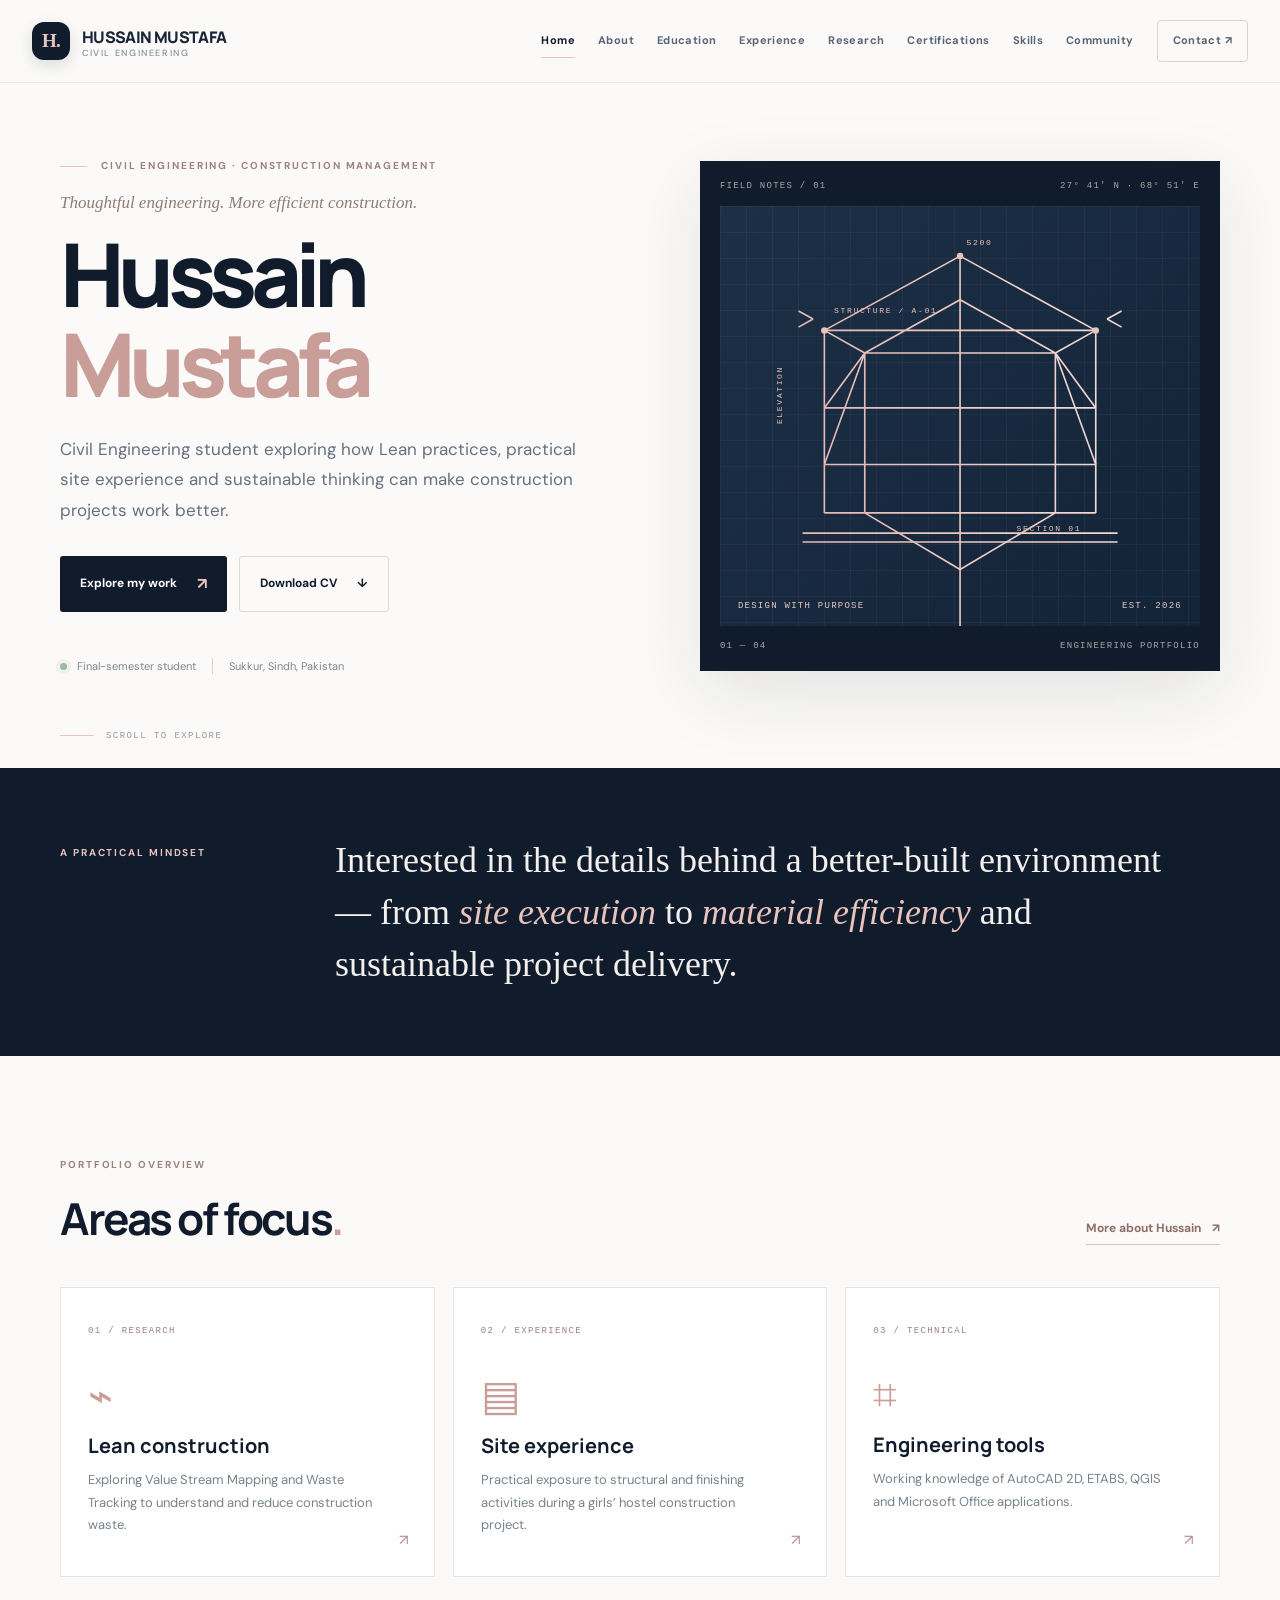
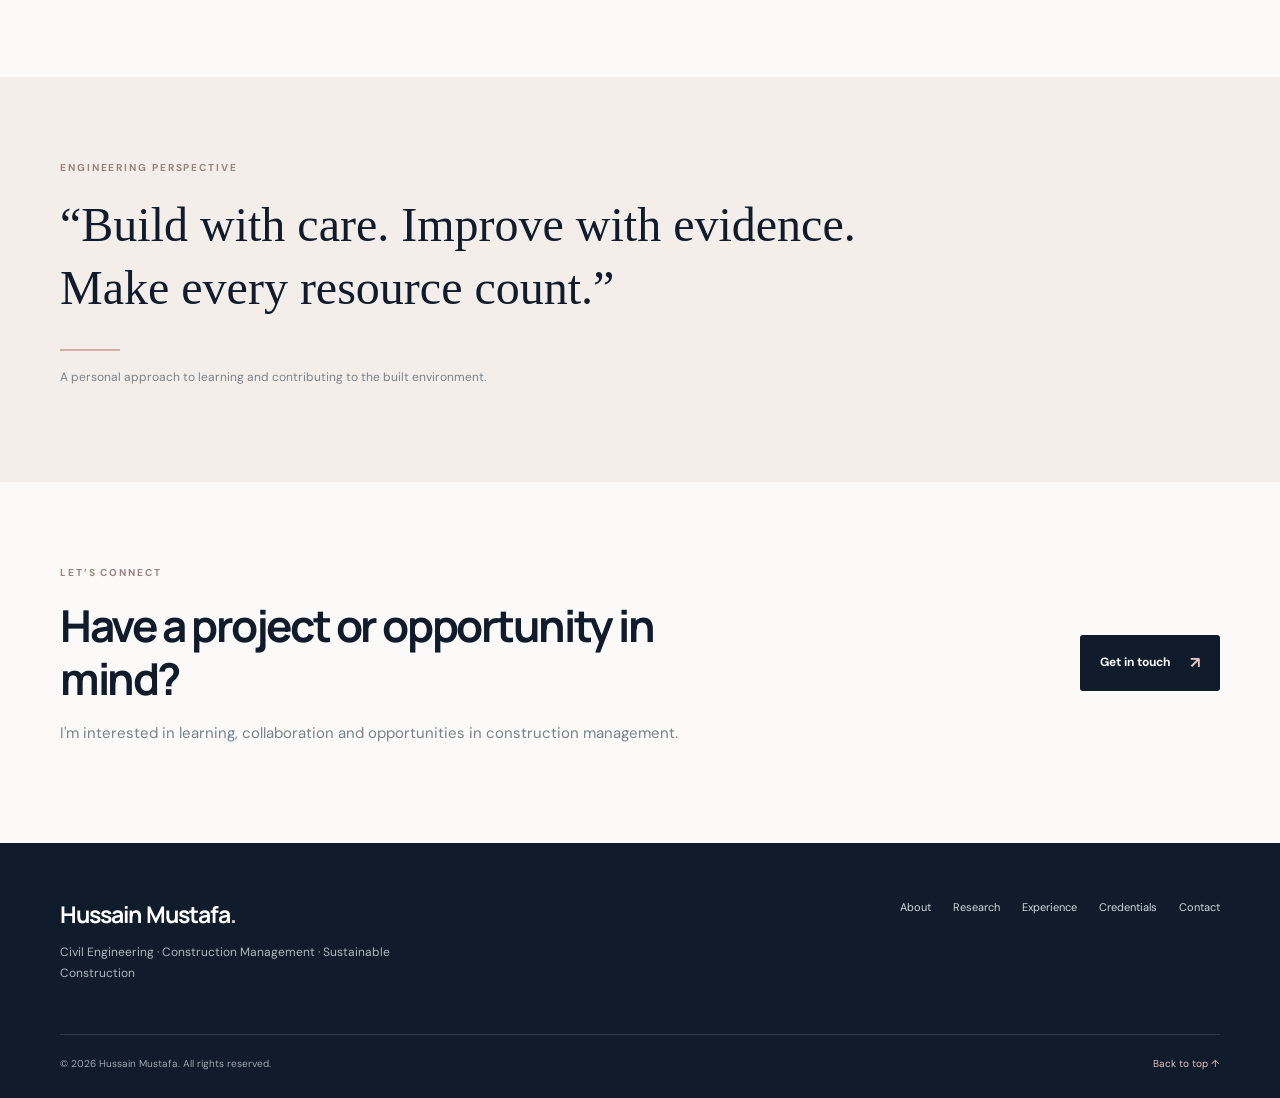
<file: hussain-mustafa-professional-website/index.html>
<!doctype html>
<html lang="en">
<head>
  <meta charset="utf-8"><meta name="viewport" content="width=device-width, initial-scale=1">
  <meta name="description" content="Hussain Mustafa — Civil Engineering student focused on construction management, Lean practices and sustainable construction.">
  <meta name="theme-color" content="#101c2c">
  <title>Hussain Mustafa | Civil Engineering Portfolio</title>
  <link rel="preconnect" href="https://fonts.googleapis.com"><link rel="preconnect" href="https://fonts.gstatic.com" crossorigin>
  <link href="https://fonts.googleapis.com/css2?family=DM+Sans:wght@400;500;600;700&family=Manrope:wght@400;500;600;700;800&display=swap" rel="stylesheet">
  <link rel="stylesheet" href="assets/css/styles.css">
  <script defer src="assets/js/main.js"></script>
</head>
<body data-page="home">
  <div id="site-header"></div>
  <main>
    <section class="hero section-shell">
      <div class="hero-copy reveal">
        <p class="eyebrow"><span class="eyebrow-line"></span> CIVIL ENGINEERING · CONSTRUCTION MANAGEMENT</p>
        <p class="hero-kicker">Thoughtful engineering. More efficient construction.</p>
        <h1>Hussain <span>Mustafa</span></h1>
        <p class="hero-lead">Civil Engineering student exploring how Lean practices, practical site experience and sustainable thinking can make construction projects work better.</p>
        <div class="hero-actions">
          <a class="button button-primary" href="research.html">Explore my work <span aria-hidden="true">↗</span></a>
          <a class="button button-quiet" href="assets/documents/Hussain-Mustafa-CV.docx" download>Download CV <span aria-hidden="true">↓</span></a>
        </div>
        <div class="hero-meta">
          <span><i class="status-dot"></i> Final-semester student</span>
          <span class="meta-divider"></span><span>Sukkur, Sindh, Pakistan</span>
        </div>
      </div>
      <div class="hero-art reveal" aria-label="Abstract architectural blueprint illustration">
        <div class="art-topline"><span>FIELD NOTES / 01</span><span>27° 41′ N · 68° 51′ E</span></div>
        <div class="blueprint">
          <div class="blueprint-grid"></div>
          <svg viewBox="0 0 520 520" role="img" aria-label="Abstract structural engineering line drawing">
            <defs><linearGradient id="beam" x1="0" x2="1"><stop stop-color="#e7b9b5"/><stop offset="1" stop-color="#f1d8d2"/></linearGradient></defs>
            <g fill="none" stroke="url(#beam)" stroke-width="2">
              <path d="M92 380V154L260 62l168 92v226M92 154h336M142 380V182l118-66 118 66v198M142 182h236M92 250h336M92 320h336"/>
              <path d="M92 154l50 28m286-28-50 28M92 250l50-68m286 68-50-68M92 320l50-138m286 138-50-138"/>
              <path d="M260 62v458M92 380h336M142 380l118 70 118-70"/>
              <path d="M65 405h390M65 416h390M78 140l-18-10m18 10-18 10M442 140l18-10m-18 10 18 10"/>
            </g>
            <g fill="#e9c3bd" font-family="monospace" font-size="10" letter-spacing="2">
              <text x="104" y="132">STRUCTURE / A-01</text><text x="330" y="402">SECTION 01</text>
              <text x="268" y="48">5200</text><text x="40" y="270" transform="rotate(-90 40 270)">ELEVATION</text>
            </g>
            <g fill="#e9c3bd"><circle cx="260" cy="62" r="4"/><circle cx="92" cy="154" r="4"/><circle cx="428" cy="154" r="4"/></g>
          </svg>
          <div class="art-caption"><span>DESIGN WITH PURPOSE</span><span>EST. 2026</span></div>
        </div>
        <div class="art-foot"><span>01 — 04</span><span>ENGINEERING PORTFOLIO</span></div>
      </div>
      <div class="hero-scroll"><span></span> SCROLL TO EXPLORE</div>
    </section>

    <section class="intro-band">
      <div class="section-shell intro-grid">
        <p class="eyebrow">A PRACTICAL MINDSET</p>
        <p class="intro-statement">Interested in the details behind a better-built environment — from <em>site execution</em> to <em>material efficiency</em> and sustainable project delivery.</p>
      </div>
    </section>

    <section class="section-shell section-pad">
      <div class="section-heading reveal"><div><p class="eyebrow">PORTFOLIO OVERVIEW</p><h2>Areas of focus<span class="accent-dot">.</span></h2></div><a class="text-link" href="about.html">More about Hussain <span>↗</span></a></div>
      <div class="feature-grid">
        <a class="feature-card reveal" href="research.html"><span class="card-index">01 / RESEARCH</span><div class="feature-icon">⌁</div><h3>Lean construction</h3><p>Exploring Value Stream Mapping and Waste Tracking to understand and reduce construction waste.</p><span class="card-arrow">↗</span></a>
        <a class="feature-card reveal" href="experience.html"><span class="card-index">02 / EXPERIENCE</span><div class="feature-icon">▤</div><h3>Site experience</h3><p>Practical exposure to structural and finishing activities during a girls’ hostel construction project.</p><span class="card-arrow">↗</span></a>
        <a class="feature-card reveal" href="skills.html"><span class="card-index">03 / TECHNICAL</span><div class="feature-icon">⌗</div><h3>Engineering tools</h3><p>Working knowledge of AutoCAD 2D, ETABS, QGIS and Microsoft Office applications.</p><span class="card-arrow">↗</span></a>
      </div>
    </section>

    <section class="quote-band"><div class="section-shell quote-inner reveal"><p class="eyebrow">ENGINEERING PERSPECTIVE</p><blockquote>“Build with care. Improve with evidence. Make every resource count.”</blockquote><span class="quote-rule"></span><p class="quote-note">A personal approach to learning and contributing to the built environment.</p></div></section>
    <section class="section-shell cta-section reveal"><div><p class="eyebrow">LET’S CONNECT</p><h2>Have a project or opportunity in mind?</h2><p>I'm interested in learning, collaboration and opportunities in construction management.</p></div><a class="button button-primary" href="contact.html">Get in touch <span>↗</span></a></section>
  </main>
  <div id="site-footer"></div>
</body></html>
</file>
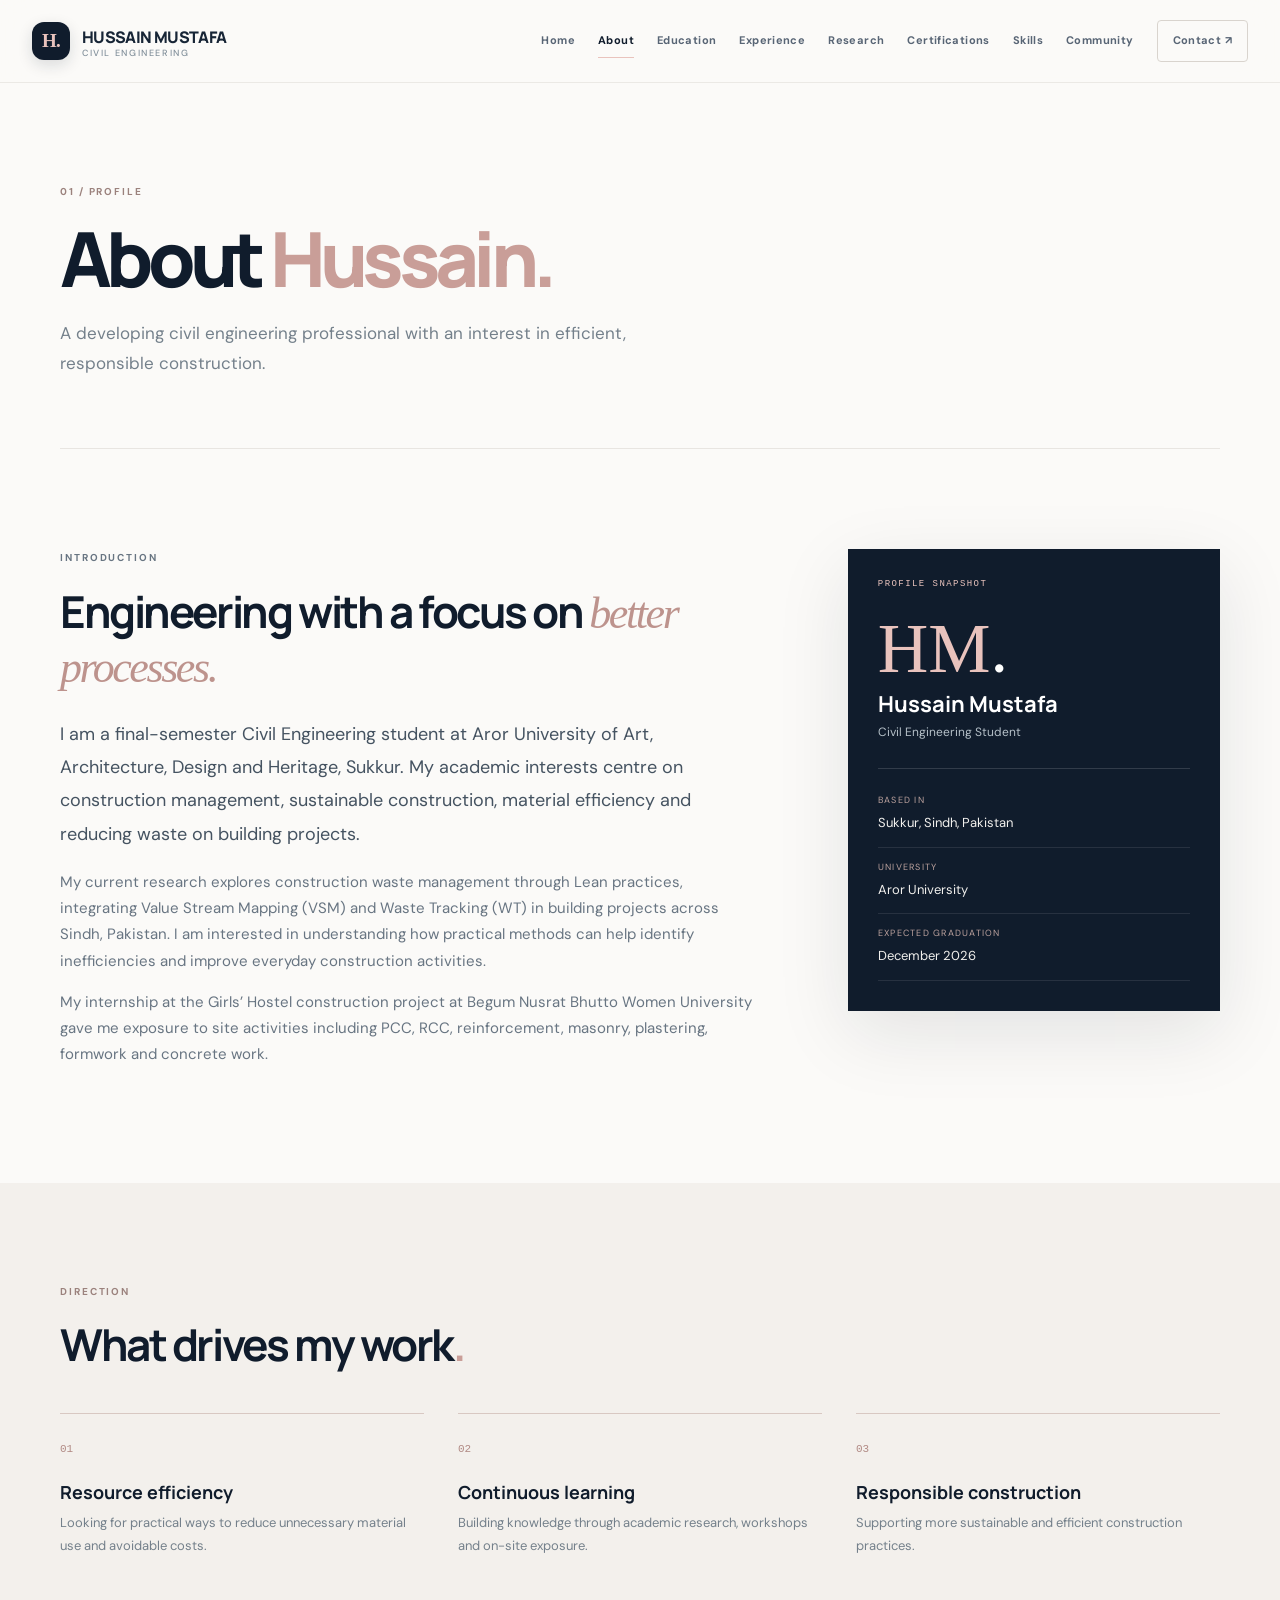
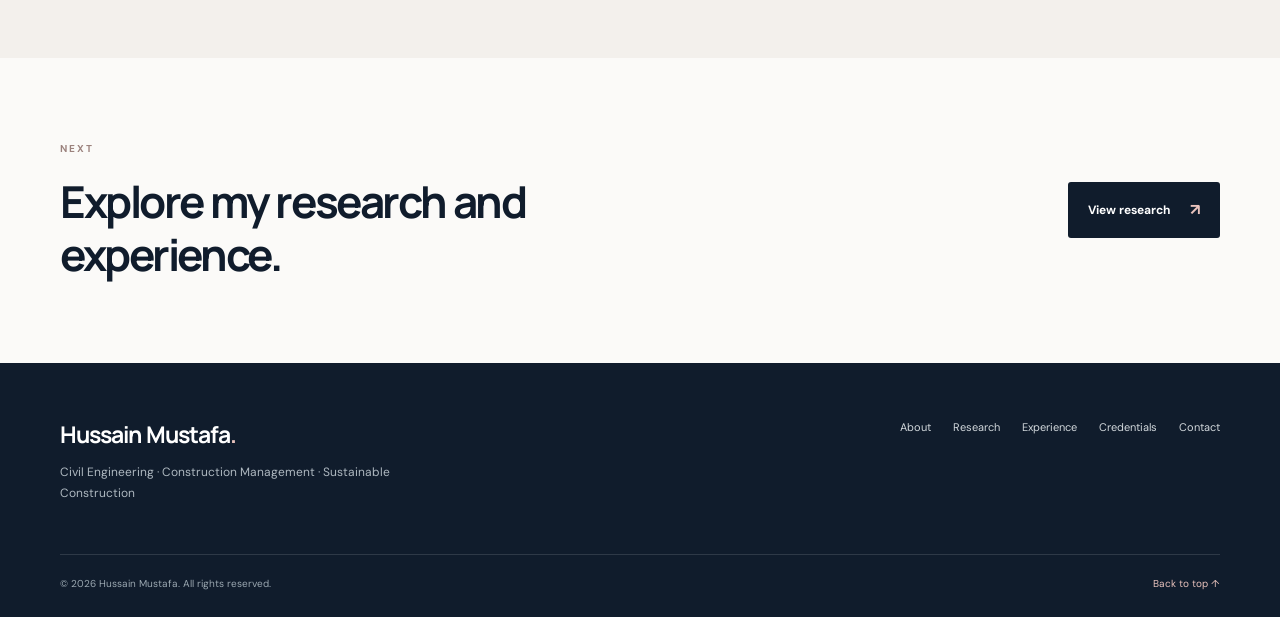
<file: hussain-mustafa-professional-website/about.html>
<!doctype html><html lang="en"><head>
<meta charset="utf-8"><meta name="viewport" content="width=device-width, initial-scale=1"><meta name="description" content="About Hussain Mustafa, Civil Engineering student at Aror University."><title>About | Hussain Mustafa</title>
<link rel="preconnect" href="https://fonts.googleapis.com"><link rel="preconnect" href="https://fonts.gstatic.com" crossorigin><link href="https://fonts.googleapis.com/css2?family=DM+Sans:wght@400;500;600;700&family=Manrope:wght@400;500;600;700;800&display=swap" rel="stylesheet"><link rel="stylesheet" href="assets/css/styles.css"><script defer src="assets/js/main.js"></script></head>
<body data-page="about"><div id="site-header"></div><main>
<section class="page-hero section-shell"><p class="eyebrow">01 / PROFILE</p><h1>About <span>Hussain.</span></h1><p class="page-lead">A developing civil engineering professional with an interest in efficient, responsible construction.</p></section>
<section class="section-shell content-grid section-pad"><div class="content-main reveal"><p class="eyebrow">INTRODUCTION</p><h2>Engineering with a focus on <em>better processes.</em></h2><p class="body-large">I am a final-semester Civil Engineering student at Aror University of Art, Architecture, Design and Heritage, Sukkur. My academic interests centre on construction management, sustainable construction, material efficiency and reducing waste on building projects.</p><p>My current research explores construction waste management through Lean practices, integrating Value Stream Mapping (VSM) and Waste Tracking (WT) in building projects across Sindh, Pakistan. I am interested in understanding how practical methods can help identify inefficiencies and improve everyday construction activities.</p><p>My internship at the Girls’ Hostel construction project at Begum Nusrat Bhutto Women University gave me exposure to site activities including PCC, RCC, reinforcement, masonry, plastering, formwork and concrete work.</p></div>
<aside class="profile-aside reveal"><div class="aside-label">PROFILE SNAPSHOT</div><div class="profile-monogram">HM<span>.</span></div><h3>Hussain Mustafa</h3><p>Civil Engineering Student</p><div class="aside-divider"></div><dl class="detail-list"><div><dt>Based in</dt><dd>Sukkur, Sindh, Pakistan</dd></div><div><dt>University</dt><dd>Aror University</dd></div><div><dt>Expected graduation</dt><dd>December 2026</dd></div></dl></aside></section>
<section class="soft-section"><div class="section-shell section-pad"><div class="section-heading"><div><p class="eyebrow">DIRECTION</p><h2>What drives my work<span class="accent-dot">.</span></h2></div></div><div class="value-grid"><article><span>01</span><h3>Resource efficiency</h3><p>Looking for practical ways to reduce unnecessary material use and avoidable costs.</p></article><article><span>02</span><h3>Continuous learning</h3><p>Building knowledge through academic research, workshops and on-site exposure.</p></article><article><span>03</span><h3>Responsible construction</h3><p>Supporting more sustainable and efficient construction practices.</p></article></div></div></section>
<section class="section-shell cta-section"><div><p class="eyebrow">NEXT</p><h2>Explore my research and experience.</h2></div><a class="button button-primary" href="research.html">View research <span>↗</span></a></section>
</main><div id="site-footer"></div></body></html>
</file>
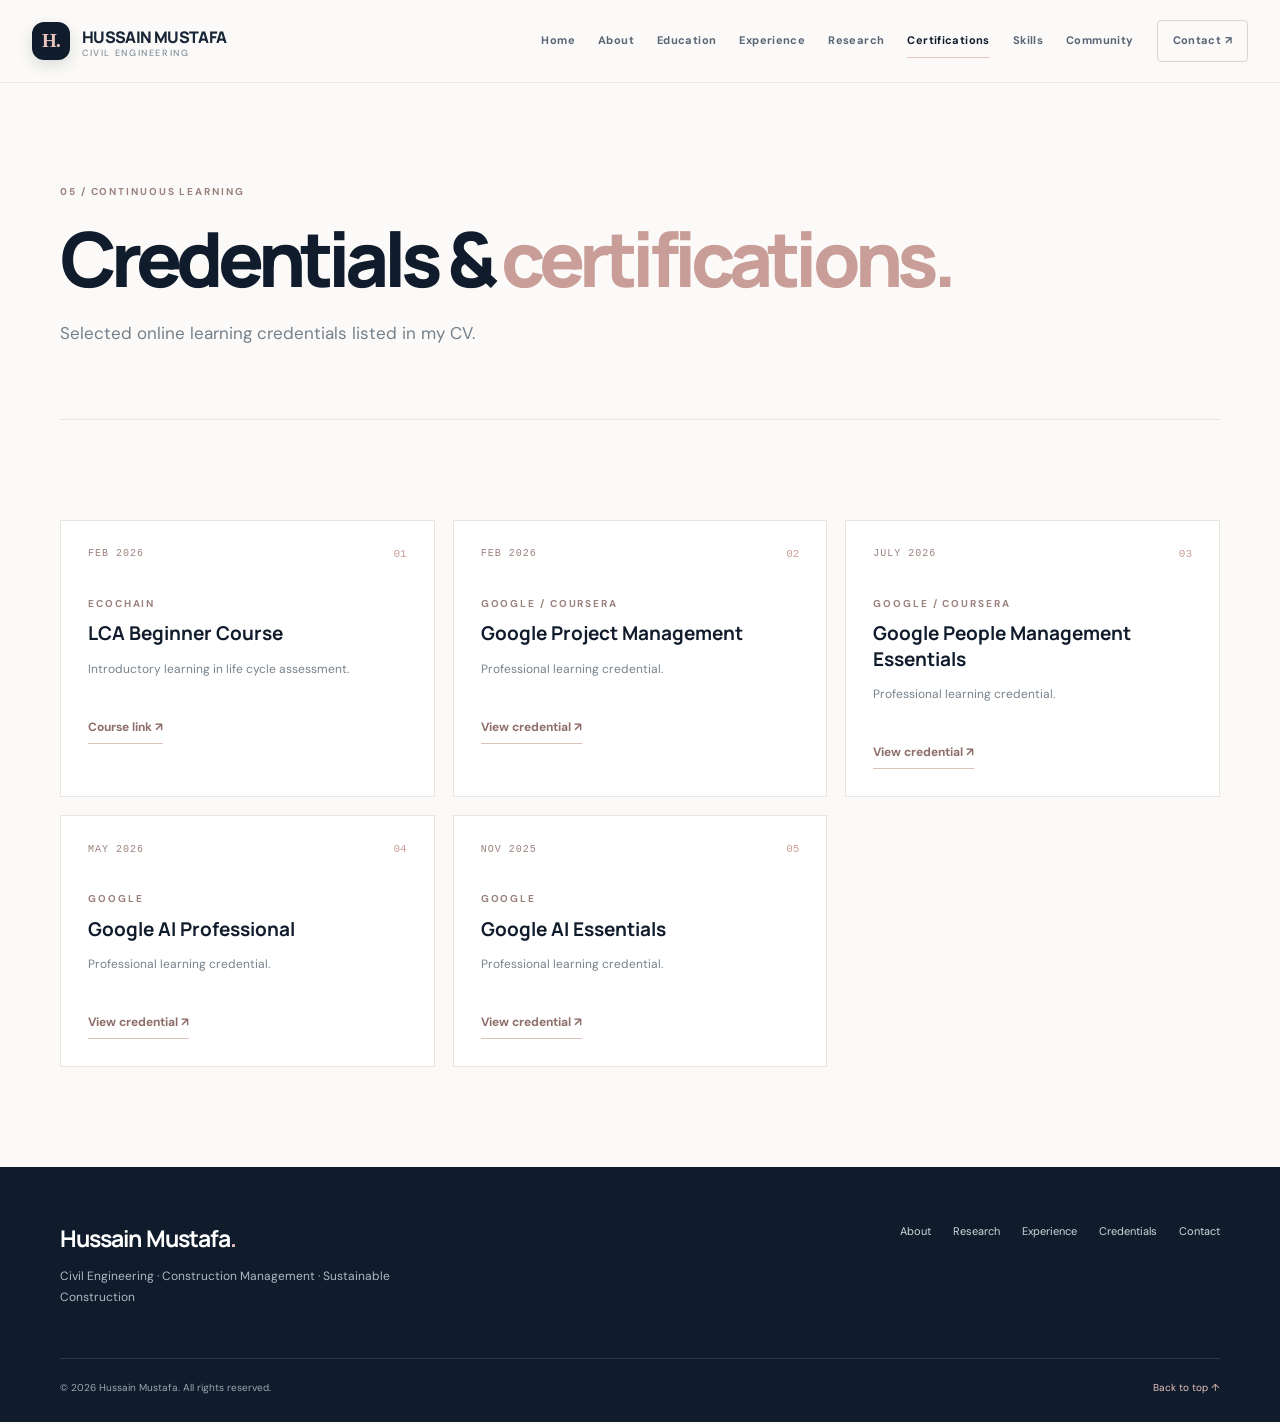
<file: hussain-mustafa-professional-website/certifications.html>
<!doctype html><html lang="en"><head><meta charset="utf-8"><meta name="viewport" content="width=device-width, initial-scale=1"><meta name="description" content="Online certifications completed by Hussain Mustafa."><title>Certifications | Hussain Mustafa</title><link rel="preconnect" href="https://fonts.googleapis.com"><link rel="preconnect" href="https://fonts.gstatic.com" crossorigin><link href="https://fonts.googleapis.com/css2?family=DM+Sans:wght@400;500;600;700&family=Manrope:wght@400;500;600;700;800&display=swap" rel="stylesheet"><link rel="stylesheet" href="assets/css/styles.css"><script defer src="assets/js/main.js"></script></head>
<body data-page="certifications"><div id="site-header"></div><main><section class="page-hero section-shell"><p class="eyebrow">05 / CONTINUOUS LEARNING</p><h1>Credentials & <span>certifications.</span></h1><p class="page-lead">Selected online learning credentials listed in my CV.</p></section>
<section class="section-shell section-pad"><div class="credential-grid">
<article class="credential-card reveal"><div class="credential-top"><span>FEB 2026</span><b>01</b></div><p class="eyebrow">ECOCHAIN</p><h2>LCA Beginner Course</h2><p>Introductory learning in life cycle assessment.</p><a class="inline-link" href="https://ecochain.com/lca-beginner-course/" target="_blank" rel="noopener">Course link ↗</a></article>
<article class="credential-card reveal"><div class="credential-top"><span>FEB 2026</span><b>02</b></div><p class="eyebrow">GOOGLE / COURSERA</p><h2>Google Project Management</h2><p>Professional learning credential.</p><a class="inline-link" href="https://www.coursera.org/account/accomplishments/specialization/CE3A8RQ9O03" target="_blank" rel="noopener">View credential ↗</a></article>
<article class="credential-card reveal"><div class="credential-top"><span>JULY 2026</span><b>03</b></div><p class="eyebrow">GOOGLE / COURSERA</p><h2>Google People Management Essentials</h2><p>Professional learning credential.</p><a class="inline-link" href="https://www.coursera.org/account/accomplishments/specialization/certificate/VOX558XJL0XS" target="_blank" rel="noopener">View credential ↗</a></article>
<article class="credential-card reveal"><div class="credential-top"><span>MAY 2026</span><b>04</b></div><p class="eyebrow">GOOGLE</p><h2>Google AI Professional</h2><p>Professional learning credential.</p><a class="inline-link" href="https://www.coursera.org/account/accomplishments/specialization/PZ6EYFRIWWKY" target="_blank" rel="noopener">View credential ↗</a></article>
<article class="credential-card reveal"><div class="credential-top"><span>NOV 2025</span><b>05</b></div><p class="eyebrow">GOOGLE</p><h2>Google AI Essentials</h2><p>Professional learning credential.</p><a class="inline-link" href="https://www.coursera.org/account/accomplishments/specialization/Y2FAZ1920BJ2" target="_blank" rel="noopener">View credential ↗</a></article>
</div></section></main><div id="site-footer"></div></body></html>
</file>
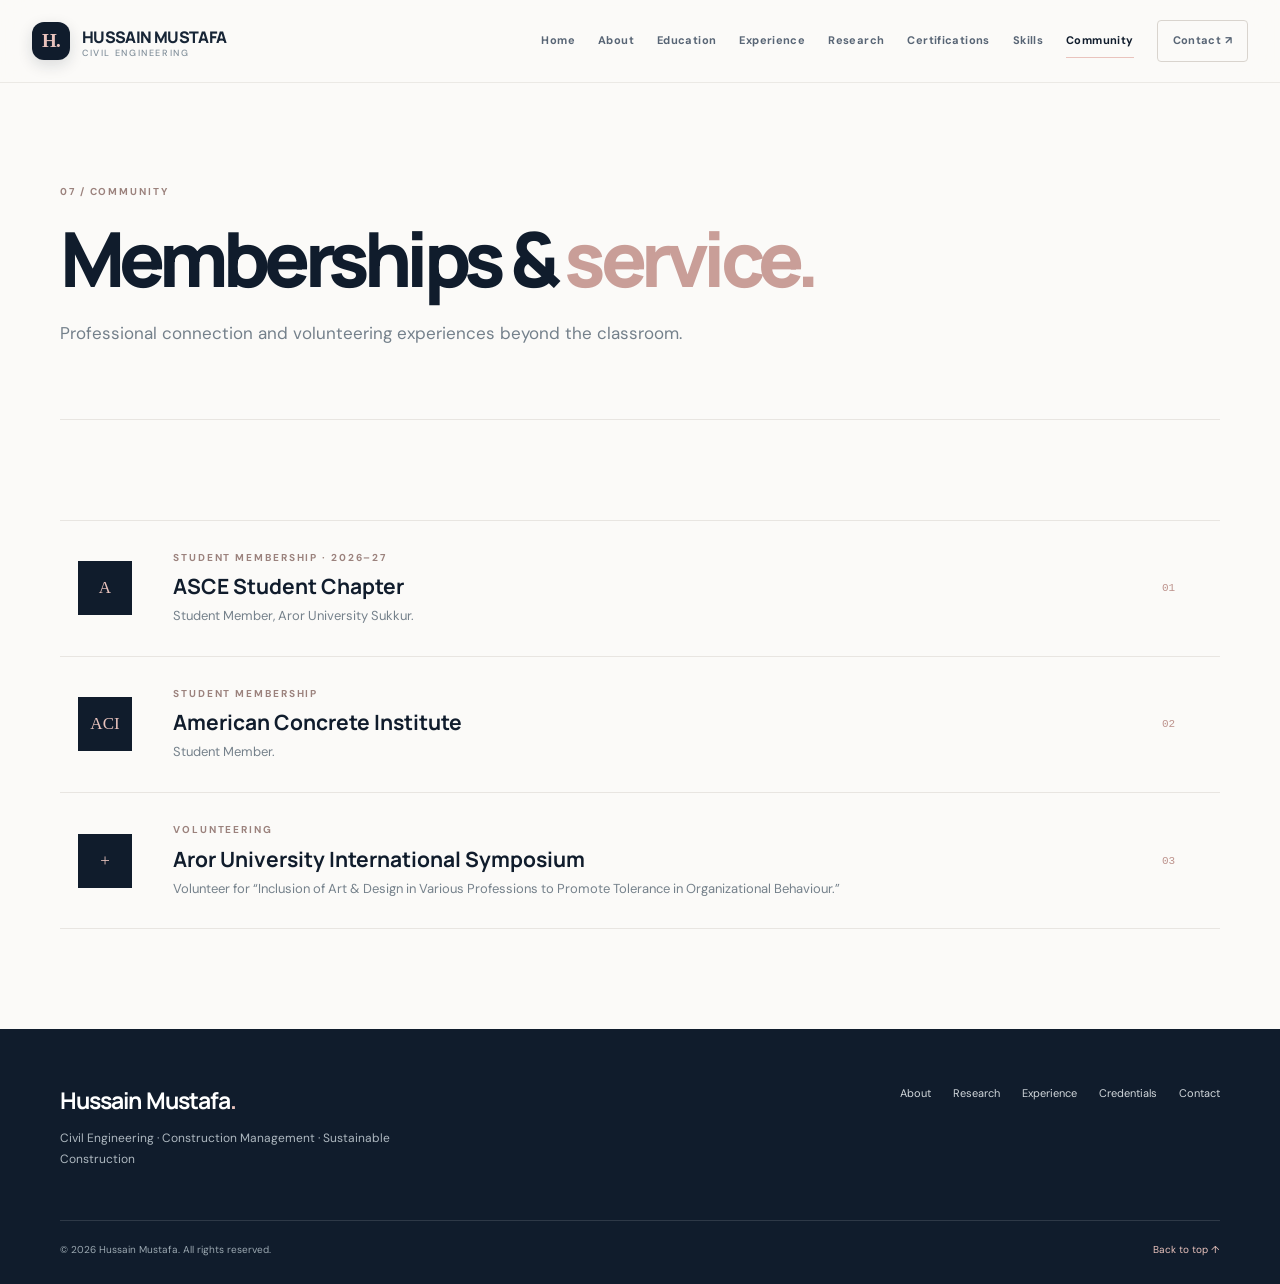
<file: hussain-mustafa-professional-website/community.html>
<!doctype html><html lang="en"><head><meta charset="utf-8"><meta name="viewport" content="width=device-width, initial-scale=1"><meta name="description" content="Memberships and volunteering of Hussain Mustafa."><title>Community | Hussain Mustafa</title><link rel="preconnect" href="https://fonts.googleapis.com"><link rel="preconnect" href="https://fonts.gstatic.com" crossorigin><link href="https://fonts.googleapis.com/css2?family=DM+Sans:wght@400;500;600;700&family=Manrope:wght@400;500;600;700;800&display=swap" rel="stylesheet"><link rel="stylesheet" href="assets/css/styles.css"><script defer src="assets/js/main.js"></script></head>
<body data-page="community"><div id="site-header"></div><main><section class="page-hero section-shell"><p class="eyebrow">07 / COMMUNITY</p><h1>Memberships & <span>service.</span></h1><p class="page-lead">Professional connection and volunteering experiences beyond the classroom.</p></section>
<section class="section-shell section-pad"><div class="community-list"><article class="community-item reveal"><div class="community-symbol">A</div><div><p class="eyebrow">STUDENT MEMBERSHIP · 2026–27</p><h2>ASCE Student Chapter</h2><p>Student Member, Aror University Sukkur.</p></div><span class="community-number">01</span></article><article class="community-item reveal"><div class="community-symbol">ACI</div><div><p class="eyebrow">STUDENT MEMBERSHIP</p><h2>American Concrete Institute</h2><p>Student Member.</p></div><span class="community-number">02</span></article><article class="community-item reveal"><div class="community-symbol">+</div><div><p class="eyebrow">VOLUNTEERING</p><h2>Aror University International Symposium</h2><p>Volunteer for “Inclusion of Art & Design in Various Professions to Promote Tolerance in Organizational Behaviour.”</p></div><span class="community-number">03</span></article></div></section></main><div id="site-footer"></div></body></html>
</file>
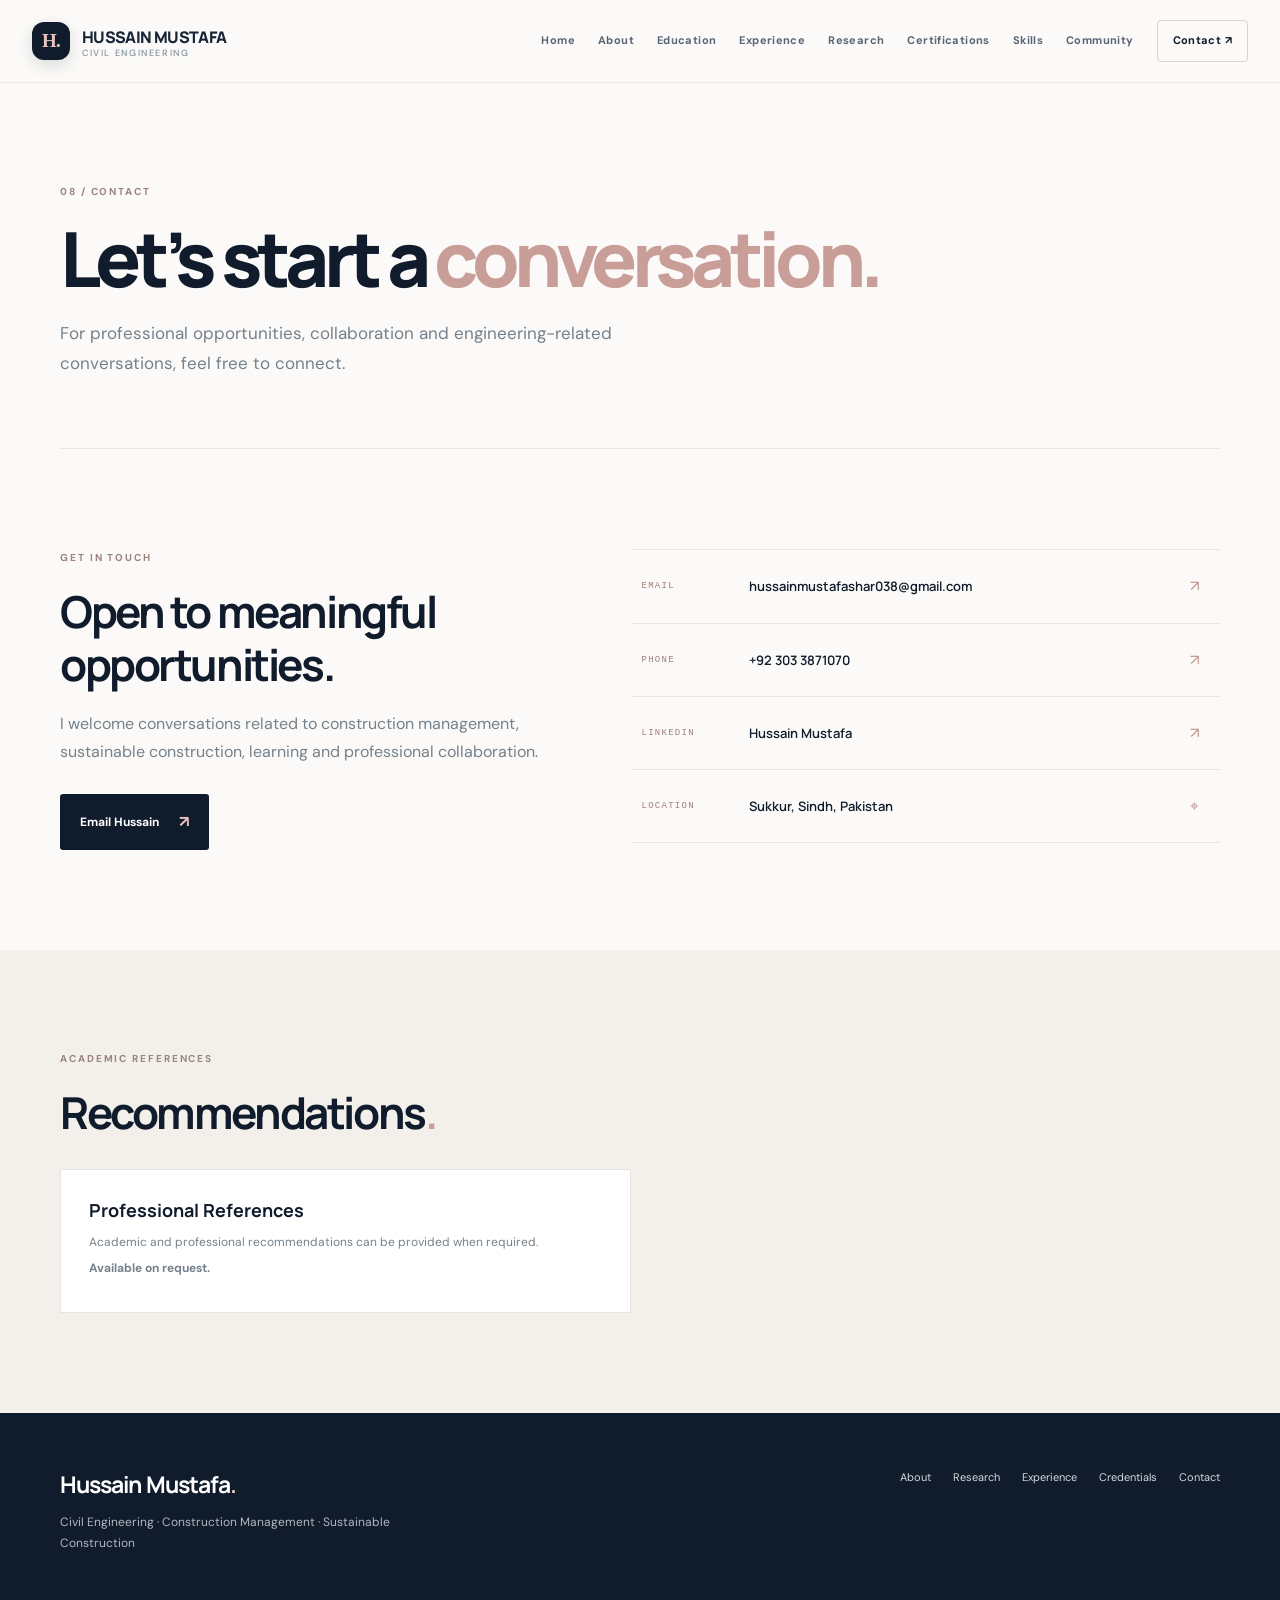
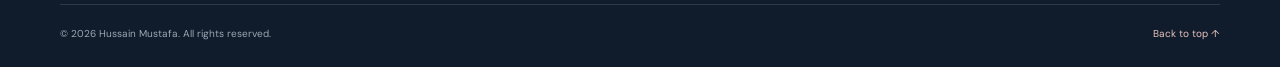
<file: hussain-mustafa-professional-website/contact.html>
<!doctype html><html lang="en"><head><meta charset="utf-8"><meta name="viewport" content="width=device-width, initial-scale=1"><meta name="description" content="Contact Hussain Mustafa for civil engineering opportunities and collaboration."><title>Contact | Hussain Mustafa</title><link rel="preconnect" href="https://fonts.googleapis.com"><link rel="preconnect" href="https://fonts.gstatic.com" crossorigin><link href="https://fonts.googleapis.com/css2?family=DM+Sans:wght@400;500;600;700&family=Manrope:wght@400;500;600;700;800&display=swap" rel="stylesheet"><link rel="stylesheet" href="assets/css/styles.css"><script defer src="assets/js/main.js"></script></head>
<body data-page="contact"><div id="site-header"></div><main><section class="page-hero section-shell"><p class="eyebrow">08 / CONTACT</p><h1>Let’s start a <span>conversation.</span></h1><p class="page-lead">For professional opportunities, collaboration and engineering-related conversations, feel free to connect.</p></section>
<section class="section-shell section-pad contact-layout"><div class="contact-intro reveal"><p class="eyebrow">GET IN TOUCH</p><h2>Open to meaningful opportunities.</h2><p class="body-large">I welcome conversations related to construction management, sustainable construction, learning and professional collaboration.</p><a class="button button-primary" href="mailto:hussainmustafashar038@gmail.com">Email Hussain <span>↗</span></a></div>
<div class="contact-details reveal"><a class="contact-line" href="mailto:hussainmustafashar038@gmail.com"><span>EMAIL</span><strong>hussainmustafashar038@gmail.com</strong><i>↗</i></a><a class="contact-line" href="tel:+923033871070"><span>PHONE</span><strong>+92 303 3871070</strong><i>↗</i></a><a class="contact-line" href="https://www.linkedin.com/in/hussain-mustafa-0939a929a" target="_blank" rel="noopener"><span>LINKEDIN</span><strong>Hussain Mustafa</strong><i>↗</i></a><div class="contact-line static"><span>LOCATION</span><strong>Sukkur, Sindh, Pakistan</strong><i>⌖</i></div></div></section>
<section class="soft-section"><div class="section-shell section-pad"><p class="eyebrow">ACADEMIC REFERENCES</p><h2>Recommendations<span class="accent-dot">.</span></h2><div class="reference-grid"><article class="reference-card"><h3>Professional References</h3><p>Academic and professional recommendations can be provided when required.</p><p><strong>Available on request.</strong></p></article></div></div></section></main><div id="site-footer"></div></body></html>
</file>
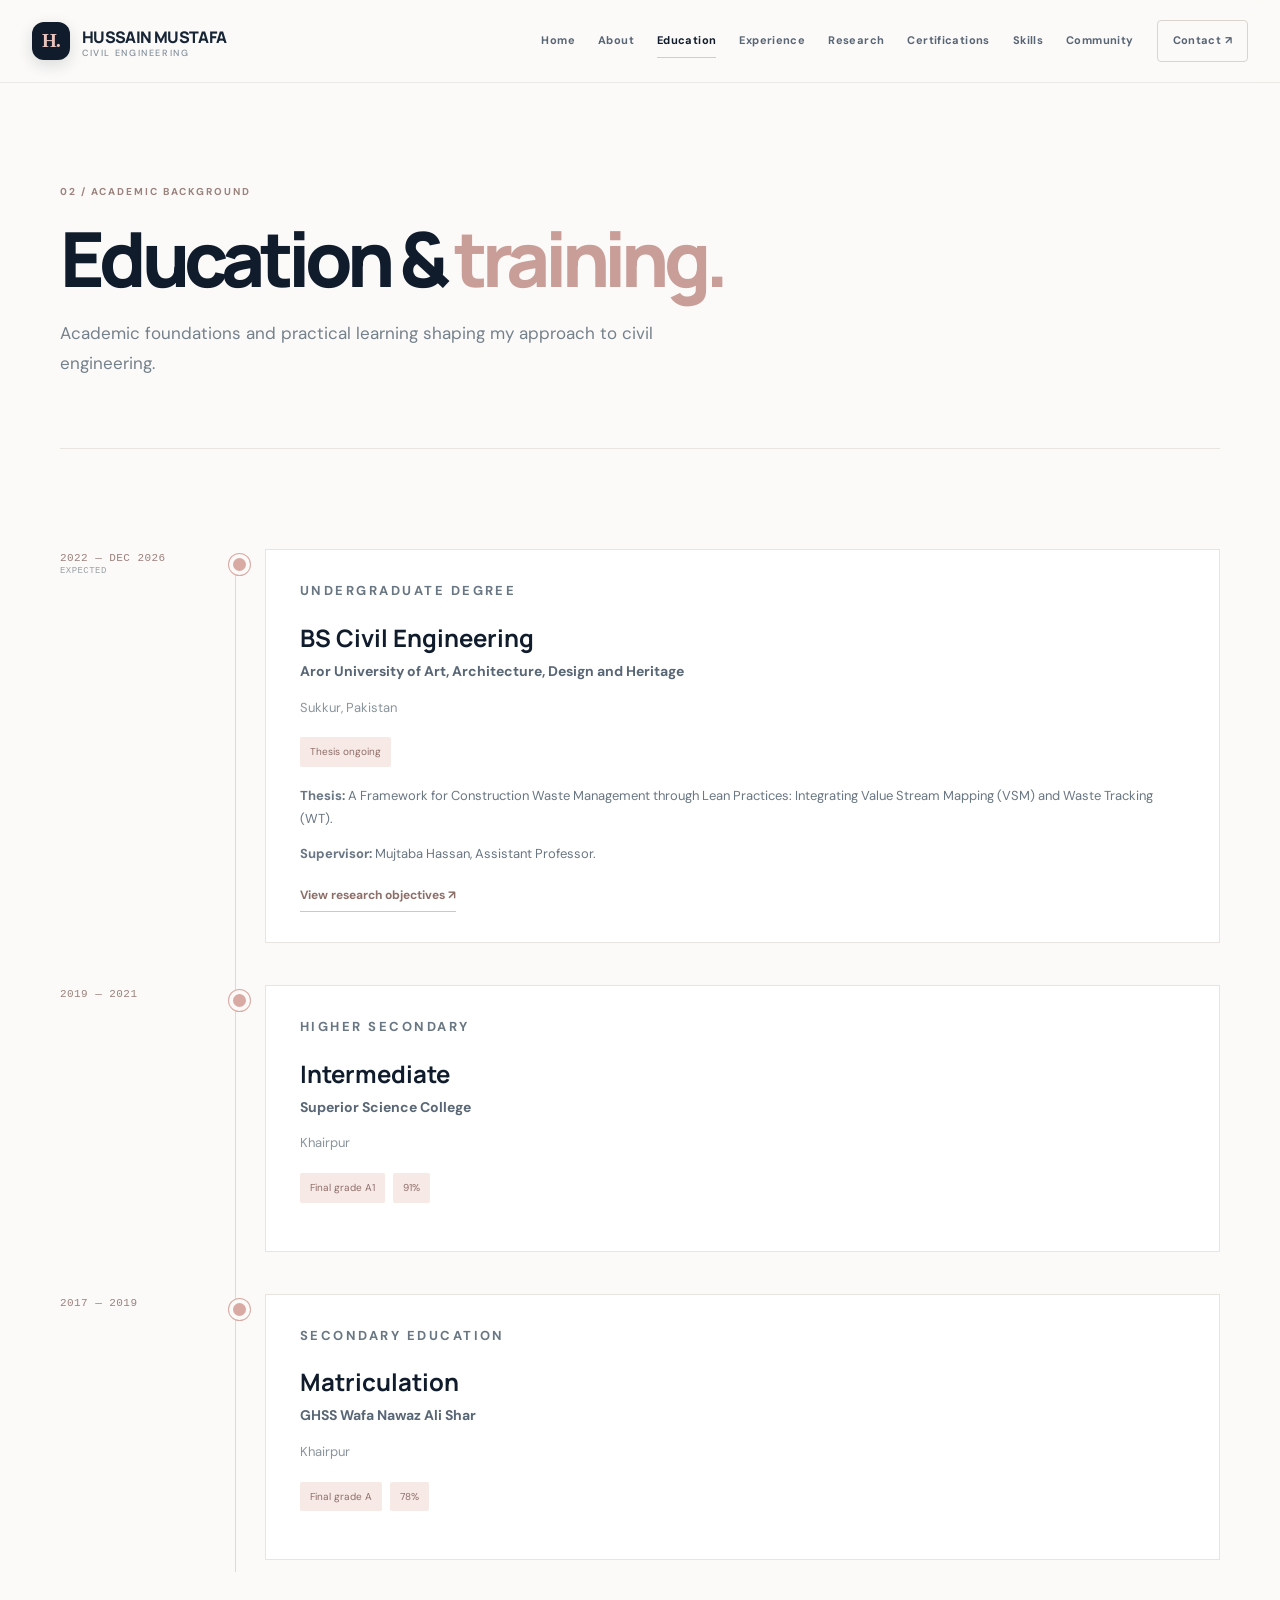
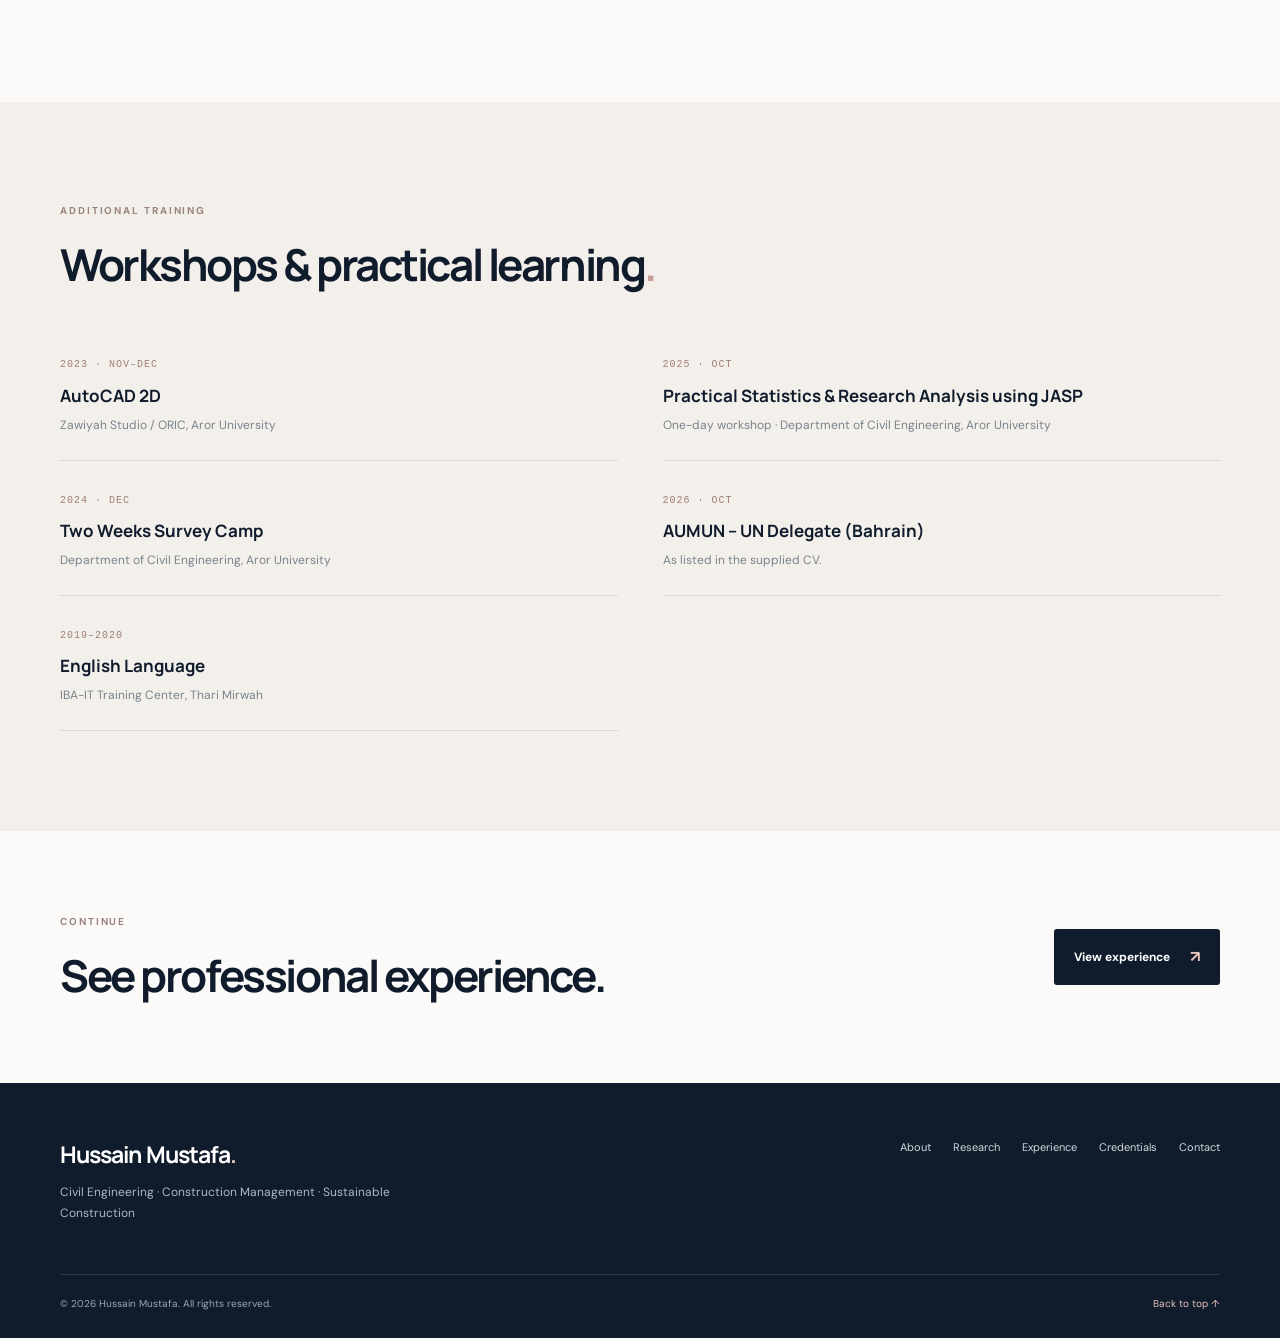
<file: hussain-mustafa-professional-website/education.html>
<!doctype html><html lang="en"><head><meta charset="utf-8"><meta name="viewport" content="width=device-width, initial-scale=1"><meta name="description" content="Education and academic training of Hussain Mustafa."><title>Education | Hussain Mustafa</title><link rel="preconnect" href="https://fonts.googleapis.com"><link rel="preconnect" href="https://fonts.gstatic.com" crossorigin><link href="https://fonts.googleapis.com/css2?family=DM+Sans:wght@400;500;600;700&family=Manrope:wght@400;500;600;700;800&display=swap" rel="stylesheet"><link rel="stylesheet" href="assets/css/styles.css"><script defer src="assets/js/main.js"></script></head>
<body data-page="education"><div id="site-header"></div><main><section class="page-hero section-shell"><p class="eyebrow">02 / ACADEMIC BACKGROUND</p><h1>Education & <span>training.</span></h1><p class="page-lead">Academic foundations and practical learning shaping my approach to civil engineering.</p></section>
<section class="section-shell section-pad"><div class="timeline">
<article class="timeline-item reveal"><div class="timeline-date">2022 — DEC 2026<br><span>EXPECTED</span></div><div class="timeline-card"><p class="eyebrow">UNDERGRADUATE DEGREE</p><h2>BS Civil Engineering</h2><h3>Aror University of Art, Architecture, Design and Heritage</h3><p class="muted">Sukkur, Pakistan</p><div class="stat-pills"><span>Thesis ongoing</span></div><p><strong>Thesis:</strong> A Framework for Construction Waste Management through Lean Practices: Integrating Value Stream Mapping (VSM) and Waste Tracking (WT).</p><p><strong>Supervisor:</strong> Mujtaba Hassan, Assistant Professor.</p><a class="inline-link" href="research.html">View research objectives ↗</a></div></article>
<article class="timeline-item reveal"><div class="timeline-date">2019 — 2021</div><div class="timeline-card"><p class="eyebrow">HIGHER SECONDARY</p><h2>Intermediate</h2><h3>Superior Science College</h3><p class="muted">Khairpur</p><div class="stat-pills"><span>Final grade A1</span><span>91%</span></div></div></article>
<article class="timeline-item reveal"><div class="timeline-date">2017 — 2019</div><div class="timeline-card"><p class="eyebrow">SECONDARY EDUCATION</p><h2>Matriculation</h2><h3>GHSS Wafa Nawaz Ali Shar</h3><p class="muted">Khairpur</p><div class="stat-pills"><span>Final grade A</span><span>78%</span></div></div></article>
</div></section>
<section class="soft-section"><div class="section-shell section-pad"><p class="eyebrow">ADDITIONAL TRAINING</p><h2>Workshops & practical learning<span class="accent-dot">.</span></h2><div class="training-grid"><article><span>2023 · NOV–DEC</span><h3>AutoCAD 2D</h3><p>Zawiyah Studio / ORIC, Aror University</p></article><article><span>2025 · OCT</span><h3>Practical Statistics & Research Analysis using JASP</h3><p>One-day workshop · Department of Civil Engineering, Aror University</p></article><article><span>2024 · DEC</span><h3>Two Weeks Survey Camp</h3><p>Department of Civil Engineering, Aror University</p></article><article><span>2026 · OCT</span><h3>AUMUN – UN Delegate (Bahrain)</h3><p>As listed in the supplied CV.</p></article><article><span>2019–2020</span><h3>English Language</h3><p>IBA-IT Training Center, Thari Mirwah</p></article></div></div></section>
<section class="section-shell cta-section"><div><p class="eyebrow">CONTINUE</p><h2>See professional experience.</h2></div><a class="button button-primary" href="experience.html">View experience <span>↗</span></a></section></main><div id="site-footer"></div></body></html>
</file>
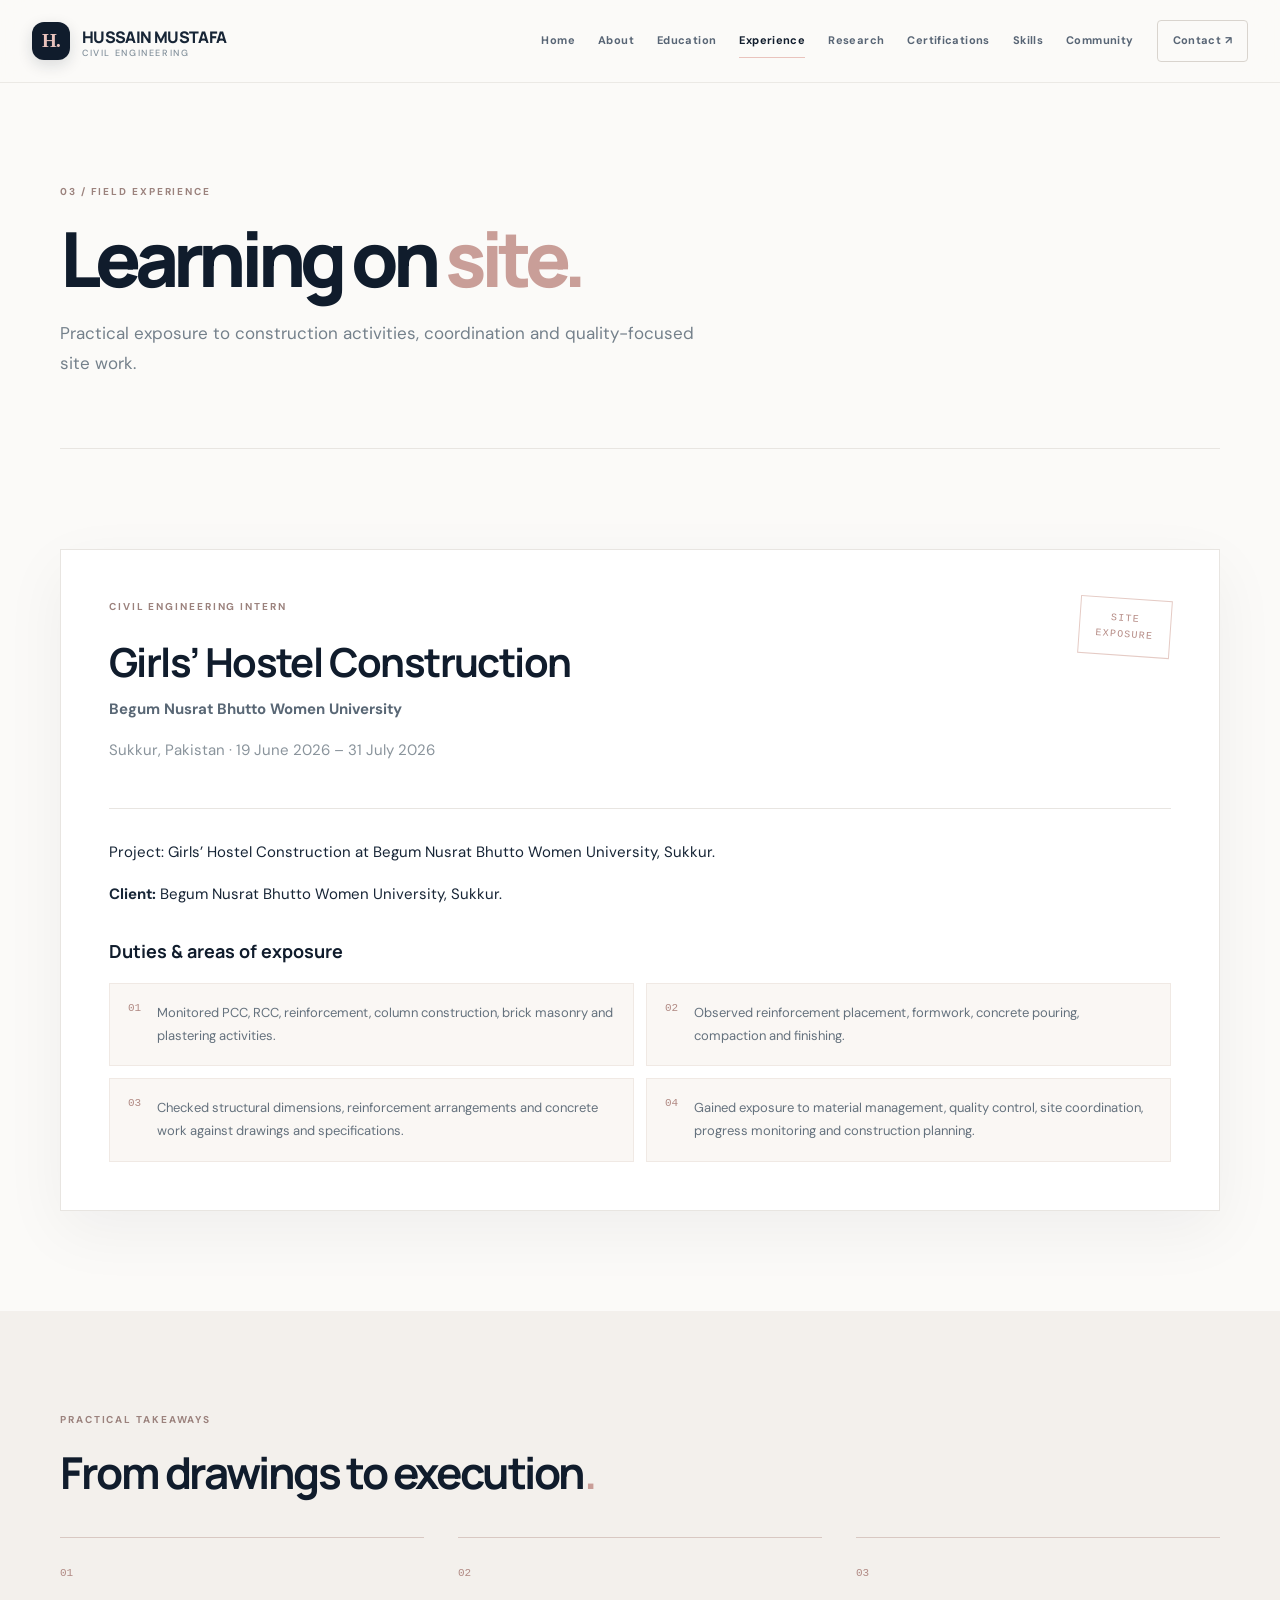
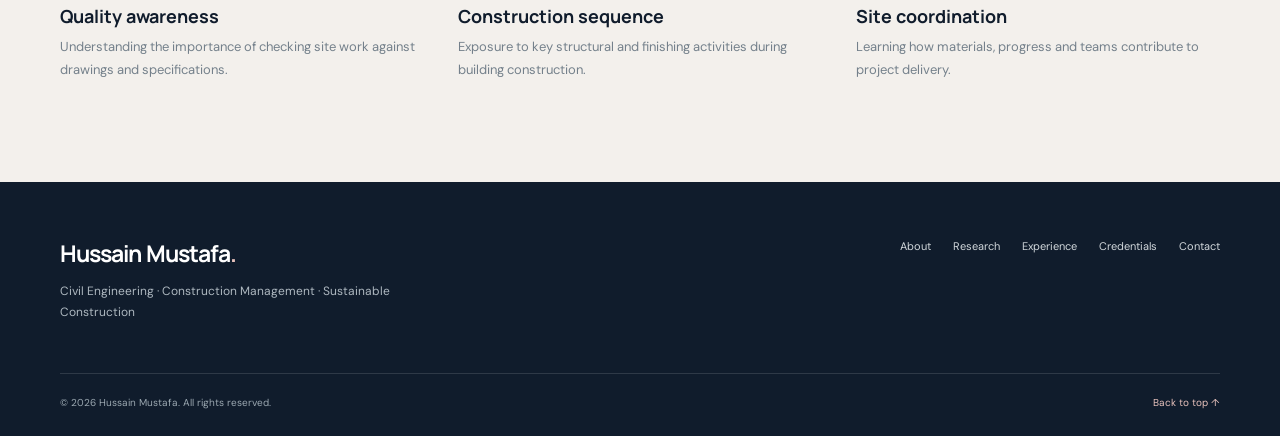
<file: hussain-mustafa-professional-website/experience.html>
<!doctype html><html lang="en"><head><meta charset="utf-8"><meta name="viewport" content="width=device-width, initial-scale=1"><meta name="description" content="Civil engineering internship experience of Hussain Mustafa."><title>Experience | Hussain Mustafa</title><link rel="preconnect" href="https://fonts.googleapis.com"><link rel="preconnect" href="https://fonts.gstatic.com" crossorigin><link href="https://fonts.googleapis.com/css2?family=DM+Sans:wght@400;500;600;700&family=Manrope:wght@400;500;600;700;800&display=swap" rel="stylesheet"><link rel="stylesheet" href="assets/css/styles.css"><script defer src="assets/js/main.js"></script></head>
<body data-page="experience"><div id="site-header"></div><main><section class="page-hero section-shell"><p class="eyebrow">03 / FIELD EXPERIENCE</p><h1>Learning on <span>site.</span></h1><p class="page-lead">Practical exposure to construction activities, coordination and quality-focused site work.</p></section>
<section class="section-shell section-pad"><article class="experience-feature reveal"><div class="experience-top"><div><p class="eyebrow">CIVIL ENGINEERING INTERN</p><h2>Girls’ Hostel Construction</h2><h3>Begum Nusrat Bhutto Women University</h3><p class="muted">Sukkur, Pakistan · 19 June 2026 – 31 July 2026</p></div><div class="experience-stamp">SITE<br>EXPOSURE</div></div><div class="experience-rule"></div><p class="body-large">Project: Girls’ Hostel Construction at Begum Nusrat Bhutto Women University, Sukkur.</p><p><strong>Client:</strong> Begum Nusrat Bhutto Women University, Sukkur.</p><h3 class="subheading">Duties & areas of exposure</h3><div class="responsibility-grid"><div><span>01</span><p>Monitored PCC, RCC, reinforcement, column construction, brick masonry and plastering activities.</p></div><div><span>02</span><p>Observed reinforcement placement, formwork, concrete pouring, compaction and finishing.</p></div><div><span>03</span><p>Checked structural dimensions, reinforcement arrangements and concrete work against drawings and specifications.</p></div><div><span>04</span><p>Gained exposure to material management, quality control, site coordination, progress monitoring and construction planning.</p></div></div></article></section>
<section class="soft-section"><div class="section-shell section-pad"><p class="eyebrow">PRACTICAL TAKEAWAYS</p><h2>From drawings to execution<span class="accent-dot">.</span></h2><div class="value-grid"><article><span>01</span><h3>Quality awareness</h3><p>Understanding the importance of checking site work against drawings and specifications.</p></article><article><span>02</span><h3>Construction sequence</h3><p>Exposure to key structural and finishing activities during building construction.</p></article><article><span>03</span><h3>Site coordination</h3><p>Learning how materials, progress and teams contribute to project delivery.</p></article></div></div></section></main><div id="site-footer"></div></body></html>
</file>
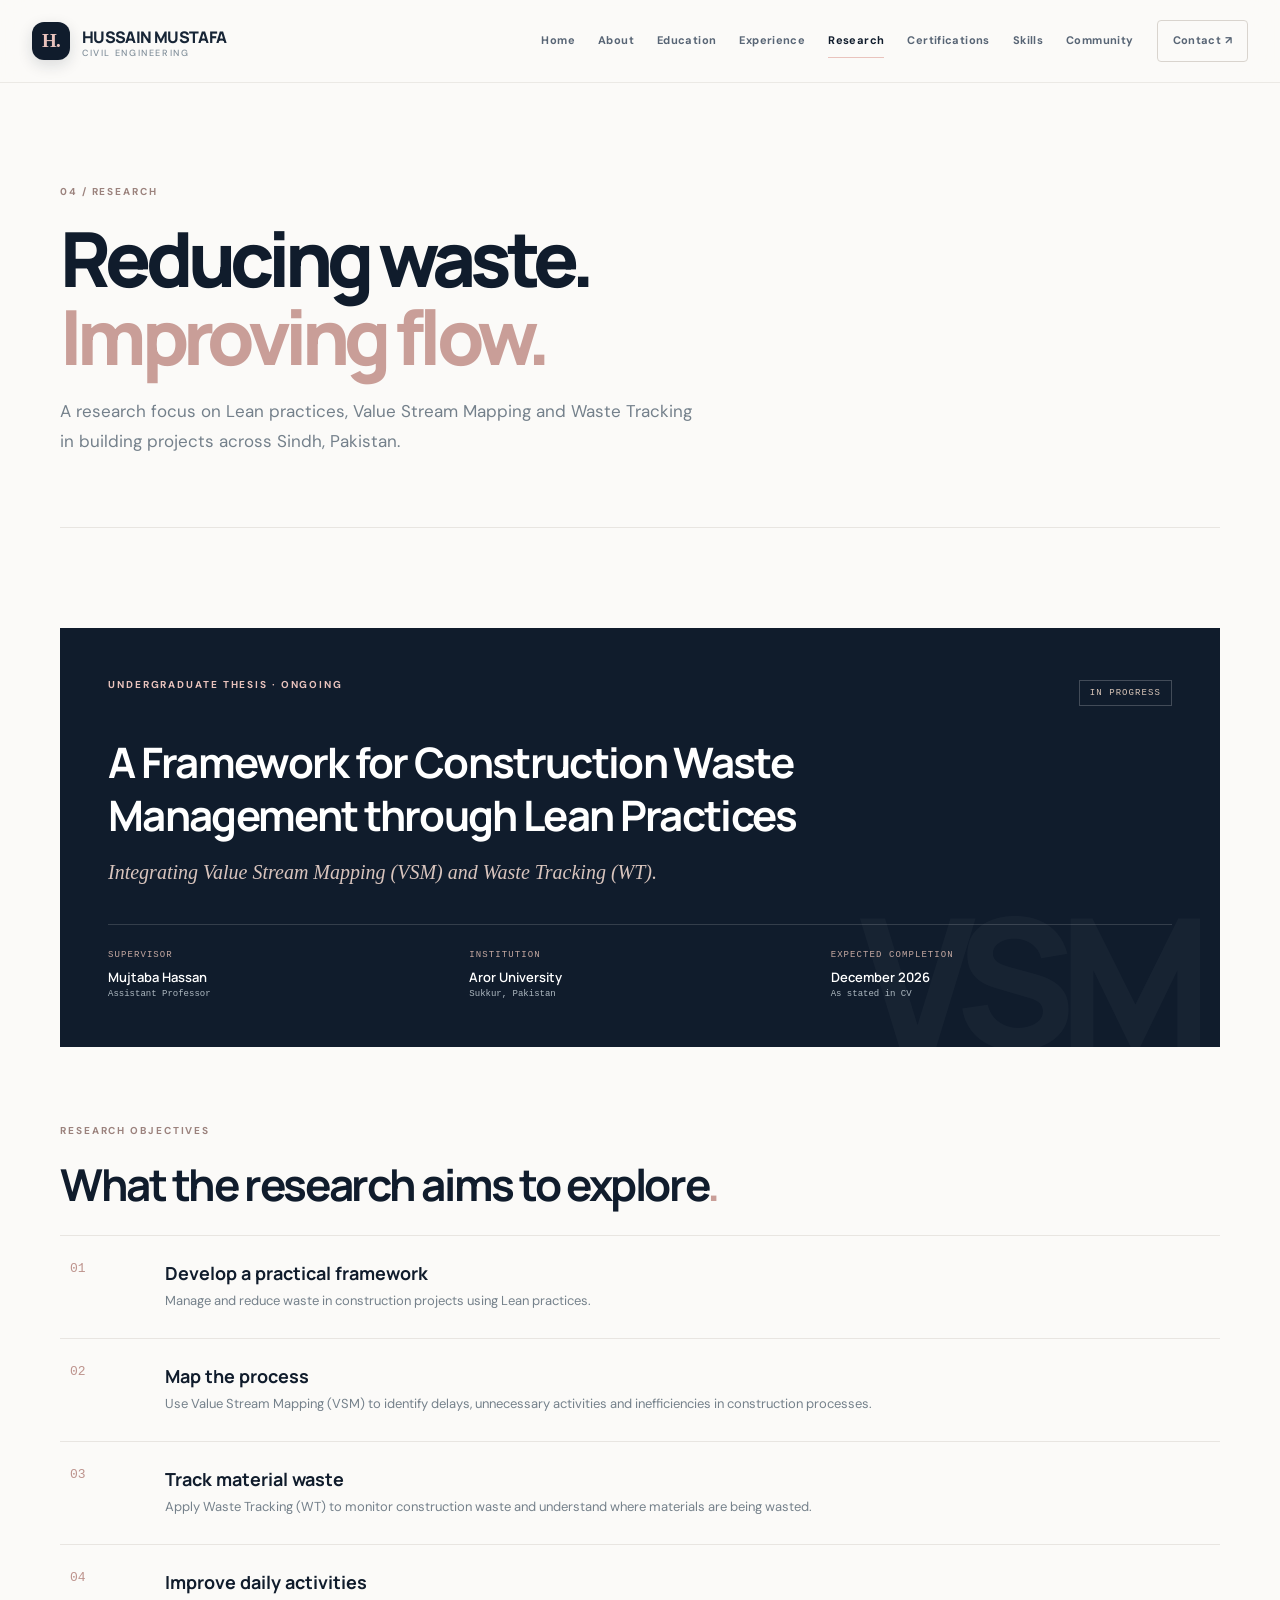
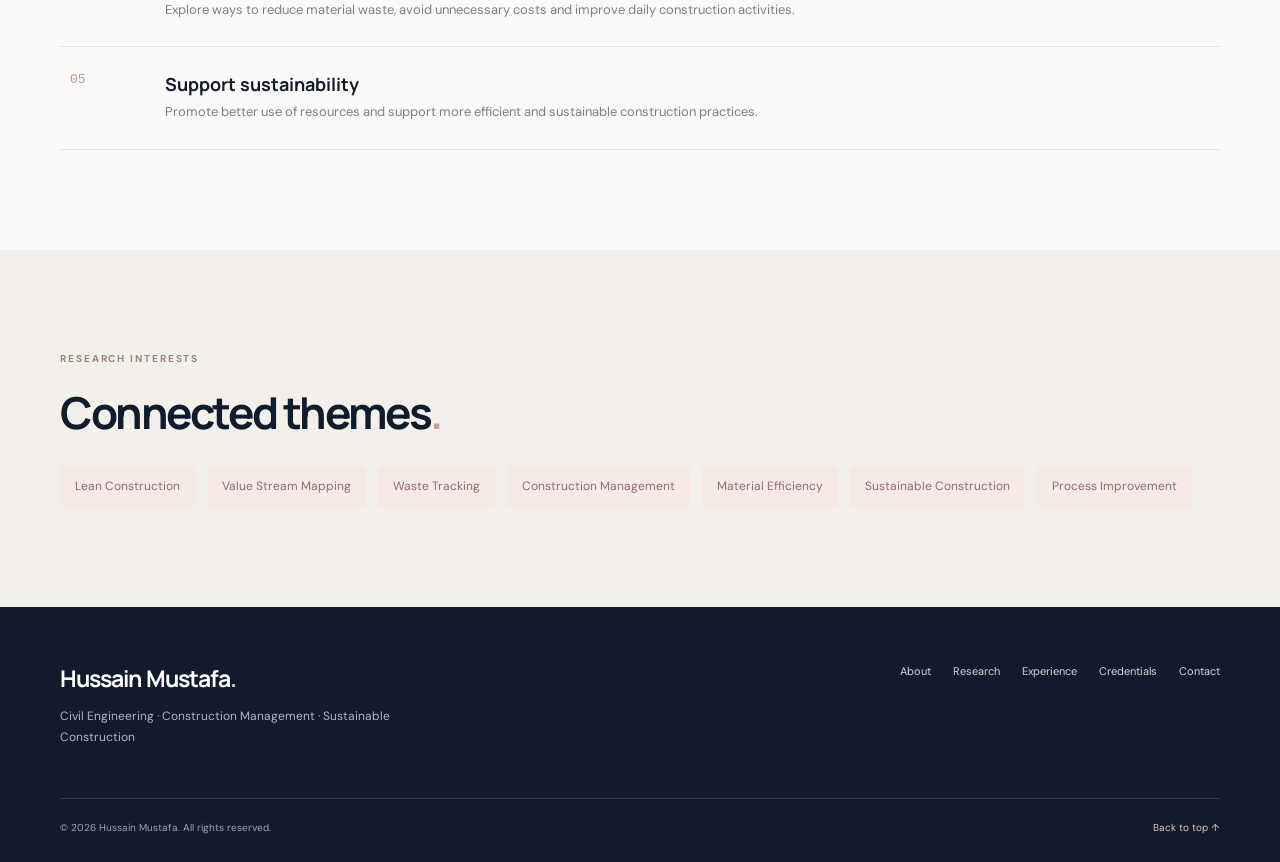
<file: hussain-mustafa-professional-website/research.html>
<!doctype html><html lang="en"><head><meta charset="utf-8"><meta name="viewport" content="width=device-width, initial-scale=1"><meta name="description" content="Research on construction waste management through Lean practices by Hussain Mustafa."><title>Research | Hussain Mustafa</title><link rel="preconnect" href="https://fonts.googleapis.com"><link rel="preconnect" href="https://fonts.gstatic.com" crossorigin><link href="https://fonts.googleapis.com/css2?family=DM+Sans:wght@400;500;600;700&family=Manrope:wght@400;500;600;700;800&display=swap" rel="stylesheet"><link rel="stylesheet" href="assets/css/styles.css"><script defer src="assets/js/main.js"></script></head>
<body data-page="research"><div id="site-header"></div><main><section class="page-hero section-shell"><p class="eyebrow">04 / RESEARCH</p><h1>Reducing waste.<br><span>Improving flow.</span></h1><p class="page-lead">A research focus on Lean practices, Value Stream Mapping and Waste Tracking in building projects across Sindh, Pakistan.</p></section>
<section class="section-shell section-pad"><div class="research-panel reveal"><div class="research-panel-head"><p class="eyebrow">UNDERGRADUATE THESIS · ONGOING</p><span class="status-tag">IN PROGRESS</span></div><h2>A Framework for Construction Waste Management through Lean Practices</h2><p class="body-large">Integrating Value Stream Mapping (VSM) and Waste Tracking (WT).</p><div class="research-meta"><div><span>SUPERVISOR</span><strong>Mujtaba Hassan</strong><small>Assistant Professor</small></div><div><span>INSTITUTION</span><strong>Aror University</strong><small>Sukkur, Pakistan</small></div><div><span>EXPECTED COMPLETION</span><strong>December 2026</strong><small>As stated in CV</small></div></div></div>
<div class="section-heading objective-heading"><div><p class="eyebrow">RESEARCH OBJECTIVES</p><h2>What the research aims to explore<span class="accent-dot">.</span></h2></div></div>
<div class="objective-list"><article class="objective-item reveal"><span>01</span><div><h3>Develop a practical framework</h3><p>Manage and reduce waste in construction projects using Lean practices.</p></div></article><article class="objective-item reveal"><span>02</span><div><h3>Map the process</h3><p>Use Value Stream Mapping (VSM) to identify delays, unnecessary activities and inefficiencies in construction processes.</p></div></article><article class="objective-item reveal"><span>03</span><div><h3>Track material waste</h3><p>Apply Waste Tracking (WT) to monitor construction waste and understand where materials are being wasted.</p></div></article><article class="objective-item reveal"><span>04</span><div><h3>Improve daily activities</h3><p>Explore ways to reduce material waste, avoid unnecessary costs and improve daily construction activities.</p></div></article><article class="objective-item reveal"><span>05</span><div><h3>Support sustainability</h3><p>Promote better use of resources and support more efficient and sustainable construction practices.</p></div></article></div></section>
<section class="soft-section"><div class="section-shell section-pad"><p class="eyebrow">RESEARCH INTERESTS</p><h2>Connected themes<span class="accent-dot">.</span></h2><div class="tag-cloud"><span>Lean Construction</span><span>Value Stream Mapping</span><span>Waste Tracking</span><span>Construction Management</span><span>Material Efficiency</span><span>Sustainable Construction</span><span>Process Improvement</span></div></div></section></main><div id="site-footer"></div></body></html>
</file>
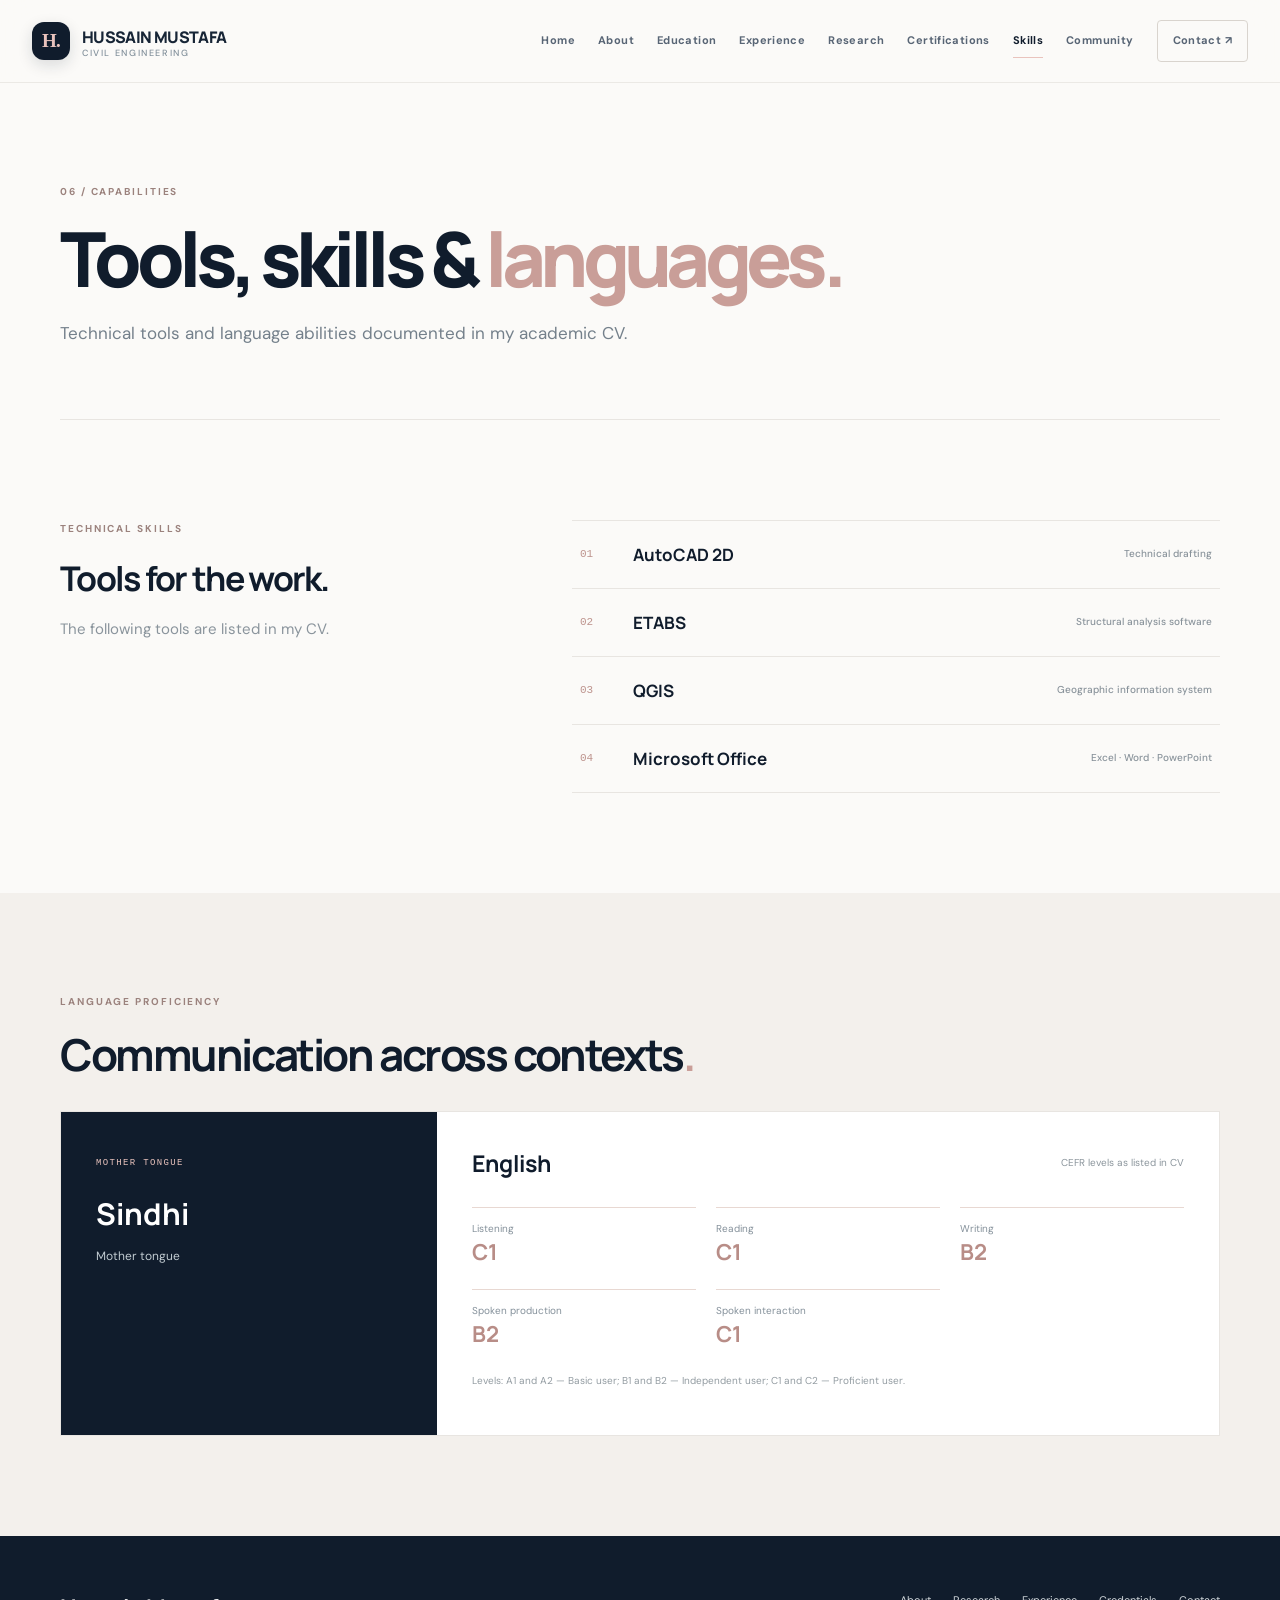
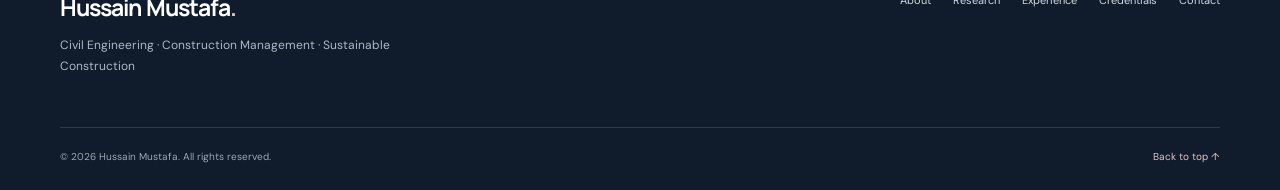
<file: hussain-mustafa-professional-website/skills.html>
<!doctype html><html lang="en"><head><meta charset="utf-8"><meta name="viewport" content="width=device-width, initial-scale=1"><meta name="description" content="Technical skills and language proficiency of Hussain Mustafa."><title>Skills | Hussain Mustafa</title><link rel="preconnect" href="https://fonts.googleapis.com"><link rel="preconnect" href="https://fonts.gstatic.com" crossorigin><link href="https://fonts.googleapis.com/css2?family=DM+Sans:wght@400;500;600;700&family=Manrope:wght@400;500;600;700;800&display=swap" rel="stylesheet"><link rel="stylesheet" href="assets/css/styles.css"><script defer src="assets/js/main.js"></script></head>
<body data-page="skills"><div id="site-header"></div><main><section class="page-hero section-shell"><p class="eyebrow">06 / CAPABILITIES</p><h1>Tools, skills & <span>languages.</span></h1><p class="page-lead">Technical tools and language abilities documented in my academic CV.</p></section>
<section class="section-shell section-pad"><div class="skills-layout"><div class="reveal"><p class="eyebrow">TECHNICAL SKILLS</p><h2>Tools for the work.</h2><p class="muted">The following tools are listed in my CV.</p></div><div class="skill-list reveal"><div class="skill-row"><span>01</span><h3>AutoCAD 2D</h3><b>Technical drafting</b></div><div class="skill-row"><span>02</span><h3>ETABS</h3><b>Structural analysis software</b></div><div class="skill-row"><span>03</span><h3>QGIS</h3><b>Geographic information system</b></div><div class="skill-row"><span>04</span><h3>Microsoft Office</h3><b>Excel · Word · PowerPoint</b></div></div></div></section>
<section class="soft-section"><div class="section-shell section-pad"><p class="eyebrow">LANGUAGE PROFICIENCY</p><h2>Communication across contexts<span class="accent-dot">.</span></h2><div class="language-panel"><div class="language-main"><span class="language-label">MOTHER TONGUE</span><h3>Sindhi</h3><p>Mother tongue</p></div><div class="language-details"><div class="language-title"><h3>English</h3><span>CEFR levels as listed in CV</span></div><div class="level-grid"><div><span>Listening</span><strong>C1</strong></div><div><span>Reading</span><strong>C1</strong></div><div><span>Writing</span><strong>B2</strong></div><div><span>Spoken production</span><strong>B2</strong></div><div><span>Spoken interaction</span><strong>C1</strong></div></div><p class="small-note">Levels: A1 and A2 — Basic user; B1 and B2 — Independent user; C1 and C2 — Proficient user.</p></div></div></div></section></main><div id="site-footer"></div></body></html>
</file>
<file: hussain-mustafa-professional-website/assets/css/styles.css>
:root{--navy:#101c2c;--navy-2:#17283b;--ink:#172536;--muted:#697786;--paper:#fbfaf8;--white:#fff;--line:#e8e5e1;--blush:#e9c3bd;--blush-soft:#f7e9e6;--gold:#c5a77b;--shadow:0 22px 70px rgba(16,28,44,.10);--serif:Georgia,'Times New Roman',serif}
*{box-sizing:border-box}html{scroll-behavior:smooth}body{margin:0;background:var(--paper);color:var(--ink);font-family:'DM Sans',sans-serif;font-size:15px;line-height:1.75;-webkit-font-smoothing:antialiased}a{color:inherit;text-decoration:none}button,a{-webkit-tap-highlight-color:transparent}::selection{background:#f0d9d4;color:var(--navy)}.section-shell{width:min(1160px,calc(100% - 64px));margin-inline:auto}.section-pad{padding-block:100px}.site-header{position:sticky;top:0;z-index:50;background:rgba(251,250,248,.88);backdrop-filter:blur(18px);border-bottom:1px solid rgba(232,229,225,.8)}.nav-wrap{height:82px;display:flex;align-items:center;justify-content:space-between;width:min(1240px,calc(100% - 64px));margin:auto}.brand{display:flex;align-items:center;gap:12px;font-family:Manrope,sans-serif;font-weight:800;letter-spacing:-.04em;font-size:16px}.brand-mark{width:38px;height:38px;border-radius:12px;background:var(--navy);color:var(--blush);display:grid;place-items:center;font-family:Georgia,serif;font-size:19px;box-shadow:0 5px 15px #101c2c24}.brand small{display:block;font:500 9px 'DM Sans',sans-serif;letter-spacing:.18em;color:#82909b;margin-top:-4px}.nav-links{display:flex;align-items:center;gap:23px}.nav-links a{font-size:11px;font-weight:700;letter-spacing:.035em;color:#586575;position:relative;padding:8px 0;transition:color .25s}.nav-links a:after{content:"";position:absolute;left:0;right:100%;bottom:1px;height:1px;background:var(--blush);transition:right .3s}.nav-links a:hover,.nav-links a.active{color:var(--navy)}.nav-links a:hover:after,.nav-links a.active:after{right:0}.nav-contact{padding:10px 15px!important;border:1px solid #d9d4ce;border-radius:4px}.nav-contact:after{display:none}.menu-toggle{display:none;border:0;background:none;font-size:25px;color:var(--navy);cursor:pointer}.hero{min-height:680px;display:grid;grid-template-columns:1.05fr .95fr;align-items:center;gap:65px;padding-block:74px 92px;position:relative}.eyebrow{font-size:10px;letter-spacing:.19em;font-weight:700;color:#9b827d;margin:0 0 18px}.eyebrow-line{display:inline-block;width:27px;height:1px;background:var(--blush);vertical-align:middle;margin-right:10px}.hero-kicker{font:italic 17px var(--serif);color:#8e7d79;margin:0 0 15px}.hero h1,.page-hero h1{font:800 clamp(54px,7vw,88px)/1.03 Manrope,sans-serif;letter-spacing:-.075em;margin:0;color:var(--navy)}.hero h1 span,.page-hero h1 span{color:#c99e98}.hero-lead{font-size:17px;line-height:1.8;color:#647180;max-width:520px;margin:25px 0 30px}.hero-actions{display:flex;gap:12px;flex-wrap:wrap}.button{display:inline-flex;align-items:center;gap:20px;padding:14px 20px;border-radius:3px;font-size:12px;font-weight:700;transition:transform .3s,box-shadow .3s,background .3s,color .3s}.button:hover{transform:translateY(-4px);box-shadow:0 14px 28px rgba(16,28,44,.14)}.button-primary{background:var(--navy);color:#fff}.button-primary:hover{background:#253b52;box-shadow:0 14px 30px rgba(16,28,44,.2)}.button-primary span{color:var(--blush);font-size:16px}.button-quiet{border:1px solid #ded9d3;color:var(--navy)}.button-quiet:hover{background:var(--blush-soft);border-color:#e7c9c4}.hero-meta{display:flex;align-items:center;gap:16px;margin-top:45px;color:#7d8790;font-size:11px}.status-dot{display:inline-block;width:7px;height:7px;border-radius:50%;background:#9eb8a8;margin-right:7px;box-shadow:0 0 0 4px #9eb8a826}.meta-divider{height:16px;width:1px;background:#d8d3cd}.hero-art{background:var(--navy);padding:20px;color:#d7d0c9;box-shadow:var(--shadow);transform:rotate(1deg);transition:transform .5s,box-shadow .5s}.hero-art:hover{transform:rotate(0) translateY(-7px);box-shadow:0 30px 80px rgba(16,28,44,.2)}.art-topline,.art-foot{display:flex;justify-content:space-between;font:9px monospace;letter-spacing:.14em;color:#a5a6a4}.blueprint{height:420px;position:relative;overflow:hidden;margin:15px 0;background:linear-gradient(135deg,#1c3045,#132338)}.blueprint-grid{position:absolute;inset:0;background-image:linear-gradient(#ffffff0a 1px,transparent 1px),linear-gradient(90deg,#ffffff0a 1px,transparent 1px);background-size:26px 26px}.blueprint svg{width:100%;height:100%;position:relative}.art-caption{position:absolute;bottom:15px;left:18px;right:18px;display:flex;justify-content:space-between;font:9px monospace;letter-spacing:.14em;color:#e8c9c2}.hero-scroll{position:absolute;bottom:27px;left:0;font:9px monospace;letter-spacing:.16em;color:#92999e;display:flex;align-items:center;gap:12px}.hero-scroll span{height:1px;width:34px;background:var(--blush)}.intro-band{background:var(--navy);color:#fff;padding:66px 0}.intro-grid{display:grid;grid-template-columns:220px 1fr;gap:55px;align-items:start}.intro-grid .eyebrow{color:var(--blush);margin-top:10px}.intro-statement{font:clamp(24px,3vw,36px)/1.45 var(--serif);max-width:850px;margin:0;color:#f3f0ed}.intro-statement em{color:var(--blush);font-weight:400}.section-heading{display:flex;justify-content:space-between;align-items:end;gap:30px;margin-bottom:42px}.section-heading h2,.section-pad>h2,.soft-section h2,.cta-section h2,.content-main h2,.contact-intro h2{font:700 clamp(30px,4vw,44px)/1.2 Manrope,sans-serif;letter-spacing:-.055em;color:var(--navy);margin:0}.accent-dot{color:#c99e98}.text-link,.inline-link{font-size:12px;font-weight:700;color:#8e6e69;border-bottom:1px solid #dfc1bb;padding-bottom:5px}.text-link span{margin-left:8px}.feature-grid{display:grid;grid-template-columns:repeat(3,1fr);gap:18px}.feature-card{position:relative;min-height:290px;padding:27px;background:#fff;border:1px solid var(--line);transition:transform .35s,box-shadow .35s,border-color .35s,background .35s;overflow:hidden}.feature-card:before,.credential-card:before{content:"";position:absolute;inset:0;background:radial-gradient(circle at 85% 15%,#f7e5e2 0,transparent 42%);opacity:0;transition:opacity .35s;pointer-events:none}.feature-card:hover{transform:translateY(-8px);border-color:#e5c7c1;box-shadow:0 22px 50px rgba(16,28,44,.09)}.feature-card:hover:before,.credential-card:hover:before{opacity:1}.card-index{font:9px monospace;letter-spacing:.15em;color:#9b827d;position:relative}.feature-icon{font:42px var(--serif);color:#c99e98;margin:30px 0 12px;position:relative}.feature-card h3{font:700 20px Manrope,sans-serif;color:var(--navy);margin:0 0 10px;position:relative}.feature-card p{font-size:13px;color:#77828c;margin:0;max-width:290px;position:relative}.card-arrow{position:absolute;right:26px;bottom:22px;color:#b68f89;transition:transform .3s}.feature-card:hover .card-arrow{transform:translate(4px,-4px)}.quote-band{background:#f3eeea;padding:82px 0}.quote-inner blockquote{font:clamp(30px,4vw,48px)/1.3 var(--serif);color:var(--navy);max-width:850px;margin:0}.quote-rule{display:block;width:60px;height:2px;background:#d7aaa3;margin:30px 0 16px}.quote-note{font-size:12px;color:#78828a}.cta-section{padding-block:82px;display:flex;align-items:center;justify-content:space-between;gap:30px}.cta-section h2{max-width:600px}.cta-section p:not(.eyebrow){color:#77828c}.page-hero{padding-block:100px 70px;border-bottom:1px solid var(--line)}.page-hero h1{font-size:clamp(48px,6vw,76px)}.page-lead{font-size:17px;color:#74808b;max-width:650px;margin:22px 0 0}.content-grid{display:grid;grid-template-columns:1.5fr .8fr;gap:90px}.content-main h2{margin-bottom:25px}.content-main h2 em{font:italic 400 1em var(--serif);color:#bd938d}.content-main p{color:#687582}.content-main .body-large{font-size:18px;line-height:1.85;color:#455361}.profile-aside{background:var(--navy);color:white;padding:30px;align-self:start;box-shadow:var(--shadow)}.aside-label{font:9px monospace;letter-spacing:.16em;color:var(--blush)}.profile-monogram{font:70px var(--serif);color:#e9c3bd;margin:20px 0 0}.profile-monogram span{color:white}.profile-aside h3{font:700 22px Manrope;margin:0}.profile-aside>p{color:#b5c0c8;font-size:12px;margin:3px 0 25px}.aside-divider{height:1px;background:#ffffff24}.detail-list{margin:12px 0 0}.detail-list div{padding:12px 0;border-bottom:1px solid #ffffff18}.detail-list dt{font-size:9px;letter-spacing:.14em;color:#bca29e;text-transform:uppercase}.detail-list dd{margin:3px 0 0;font-size:13px;color:#f1f0ed}.soft-section{background:#f3f0ec}.value-grid{display:grid;grid-template-columns:repeat(3,1fr);gap:34px;margin-top:38px}.value-grid article{border-top:1px solid #d8c8c2;padding-top:20px}.value-grid article>span{font:11px monospace;color:#b18a84}.value-grid h3{font:700 18px Manrope;color:var(--navy);margin:20px 0 8px}.value-grid p{font-size:13px;color:#74808b;margin:0}.timeline{position:relative}.timeline:before{content:"";position:absolute;left:175px;top:10px;bottom:30px;width:1px;background:#e2d8d2}.timeline-item{display:grid;grid-template-columns:145px 1fr;gap:60px;position:relative;padding-bottom:42px}.timeline-item:before{content:"";position:absolute;left:169px;top:5px;width:13px;height:13px;border-radius:50%;background:#d9aaa3;border:4px solid var(--paper);box-shadow:0 0 0 1px #d9aaa3}.timeline-date{font:11px monospace;color:#9b827d;letter-spacing:.04em;padding-top:3px}.timeline-date span{font-size:9px;color:#9aa1a4}.timeline-card{background:#fff;border:1px solid var(--line);padding:30px 34px;transition:box-shadow .3s,transform .3s}.timeline-card:hover{transform:translateY(-4px);box-shadow:var(--shadow)}.timeline-card h2{font:700 24px Manrope;color:var(--navy);margin:0 0 5px}.timeline-card h3{font-size:14px;margin:0;color:#586675}.timeline-card p{font-size:13px;color:#697683}.muted{color:#8a949c!important}.stat-pills{display:flex;gap:8px;flex-wrap:wrap;margin:18px 0}.stat-pills span,.tag-cloud span{font-size:10px;color:#8e6e69;background:var(--blush-soft);padding:6px 10px;border-radius:2px}.inline-link{display:inline-block;margin-top:6px}.training-grid{display:grid;grid-template-columns:repeat(2,1fr);gap:0 45px;margin-top:35px}.training-grid article{padding:24px 0;border-bottom:1px solid #ded8d2}.training-grid article span{font:10px monospace;color:#a17e78;letter-spacing:.1em}.training-grid h3{font:700 17px Manrope;color:var(--navy);margin:8px 0}.training-grid p{font-size:12px;color:#78828a;margin:0}.experience-feature{background:white;border:1px solid var(--line);padding:48px;box-shadow:0 20px 60px rgba(16,28,44,.05)}.experience-top{display:flex;justify-content:space-between;gap:30px}.experience-top h2{font:700 clamp(28px,4vw,40px) Manrope;color:var(--navy);margin:0 0 7px;letter-spacing:-.04em}.experience-top h3{font-size:15px;color:#596775;margin:0}.experience-stamp{border:1px solid #e5cbc5;color:#b58b85;font:10px/1.6 monospace;letter-spacing:.12em;padding:12px 16px;height:max-content;text-align:center;transform:rotate(4deg)}.experience-rule{height:1px;background:var(--line);margin:30px 0}.subheading{font:700 18px Manrope;color:var(--navy);margin:32px 0 20px}.responsibility-grid{display:grid;grid-template-columns:repeat(2,1fr);gap:12px}.responsibility-grid div{display:flex;gap:16px;padding:18px;background:#faf7f4;border:1px solid #f0e9e4}.responsibility-grid span{font:11px monospace;color:#b18a84}.responsibility-grid p{font-size:13px;color:#64717d;margin:0}.research-panel{background:var(--navy);color:white;padding:48px;position:relative;overflow:hidden}.research-panel:after{content:"VSM";position:absolute;right:25px;bottom:-55px;font:180px Manrope;font-weight:800;color:#ffffff08;letter-spacing:-.1em}.research-panel-head{display:flex;justify-content:space-between;align-items:center;gap:20px}.research-panel .eyebrow{color:var(--blush)}.status-tag{font:9px monospace;letter-spacing:.12em;color:#d8c5b8;border:1px solid #ffffff35;padding:7px 10px}.research-panel h2{font:700 clamp(27px,4vw,42px)/1.25 Manrope;max-width:790px;letter-spacing:-.04em;margin:25px 0 10px}.research-panel .body-large{font:italic 20px var(--serif);color:#d8c4bd}.research-meta{display:grid;grid-template-columns:repeat(3,1fr);gap:20px;border-top:1px solid #ffffff26;margin-top:40px;padding-top:25px;position:relative;z-index:1}.research-meta div span,.research-meta small{display:block;font:9px monospace;letter-spacing:.12em;color:#c5a9a2}.research-meta strong{display:block;font:600 13px Manrope;color:white;margin:8px 0 3px}.research-meta small{letter-spacing:0;color:#aeb9c1}.objective-heading{margin:75px 0 25px}.objective-list{border-top:1px solid var(--line)}.objective-item{display:grid;grid-template-columns:75px 1fr;gap:20px;padding:25px 10px;border-bottom:1px solid var(--line);transition:background .3s,padding .3s}.objective-item:hover{background:#fff;padding-inline:20px}.objective-item>span{font:13px monospace;color:#bd938d}.objective-item h3{font:700 18px Manrope;color:var(--navy);margin:0 0 5px}.objective-item p{color:#75818b;font-size:13px;margin:0}.tag-cloud{display:flex;gap:12px;flex-wrap:wrap;margin-top:28px}.tag-cloud span{font-size:12px;padding:10px 15px}.credential-grid{display:grid;grid-template-columns:repeat(3,1fr);gap:18px}.credential-card{background:white;border:1px solid var(--line);padding:27px;position:relative;overflow:hidden;transition:transform .35s,box-shadow .35s,border-color .35s}.credential-card:hover{transform:translateY(-7px);box-shadow:var(--shadow);border-color:#e4c6c0}.credential-top{display:flex;justify-content:space-between;align-items:center;margin-bottom:35px;position:relative}.credential-top span{font:10px monospace;letter-spacing:.1em;color:#9b827d}.credential-top b{font:11px monospace;color:#c99e98}.credential-card .eyebrow{margin-bottom:9px}.credential-card h2{font:700 19px/1.35 Manrope;color:var(--navy);margin:0 0 10px;position:relative}.credential-card p:not(.eyebrow){font-size:12px;color:#77828c;min-height:40px;position:relative}.credential-card .inline-link{position:relative}.skills-layout{display:grid;grid-template-columns:.8fr 1.2fr;gap:80px}.skills-layout h2{font:700 34px Manrope;letter-spacing:-.05em;color:var(--navy);margin:0}.skill-list{border-top:1px solid var(--line)}.skill-row{display:grid;grid-template-columns:35px 1fr auto;gap:18px;align-items:center;padding:22px 8px;border-bottom:1px solid var(--line);transition:background .25s,padding .25s}.skill-row:hover{background:#fff;padding-inline:16px}.skill-row span{font:11px monospace;color:#bd938d}.skill-row h3{font:700 17px Manrope;color:var(--navy);margin:0}.skill-row b{font-size:10px;color:#88929a;font-weight:500}.language-panel{display:grid;grid-template-columns:.65fr 1.35fr;background:#fff;border:1px solid var(--line);margin-top:30px}.language-main{background:var(--navy);color:white;padding:35px}.language-label{font:9px monospace;letter-spacing:.15em;color:var(--blush)}.language-main h3{font:700 30px Manrope;margin:20px 0 0}.language-main p{font-size:12px;color:#c1cbd1}.language-details{padding:35px}.language-title{display:flex;justify-content:space-between;align-items:center;gap:20px}.language-title h3{font:700 23px Manrope;color:var(--navy);margin:0}.language-title span{font-size:10px;color:#8b959c}.level-grid{display:grid;grid-template-columns:repeat(3,1fr);gap:20px;margin-top:28px}.level-grid div{border-top:1px solid #e8d8d2;padding-top:12px}.level-grid span{display:block;font-size:10px;color:#84909a}.level-grid strong{font:700 22px Manrope;color:#b88d87}.small-note{font-size:10px;color:#929ba1;margin-top:22px}.community-list{border-top:1px solid var(--line)}.community-item{display:grid;grid-template-columns:70px 1fr 40px;gap:25px;align-items:center;padding:28px 18px;border-bottom:1px solid var(--line);transition:background .3s,padding .3s}.community-item:hover{background:white;padding-inline:28px}.community-symbol{width:54px;height:54px;display:grid;place-items:center;background:var(--navy);color:var(--blush);font:17px var(--serif)}.community-item h2{font:700 21px Manrope;color:var(--navy);margin:0 0 5px}.community-item p:not(.eyebrow){font-size:13px;color:#75818b;margin:0}.community-item .eyebrow{margin:0 0 6px}.community-number{font:11px monospace;color:#bd938d}.contact-layout{display:grid;grid-template-columns:.9fr 1.1fr;gap:90px}.contact-intro h2{margin-bottom:20px}.contact-intro .body-large{font-size:16px;color:#75818b;margin-bottom:28px}.contact-details{border-top:1px solid var(--line)}.contact-line{display:grid;grid-template-columns:95px 1fr 20px;gap:12px;align-items:center;padding:23px 10px;border-bottom:1px solid var(--line);transition:background .3s,padding .3s}.contact-line:hover{background:#fff;padding-inline:18px}.contact-line span{font:9px monospace;letter-spacing:.14em;color:#a17e78}.contact-line strong{font:600 13px Manrope;color:var(--navy);overflow-wrap:anywhere}.contact-line i{font-style:normal;color:#bd938d}.contact-line.static{cursor:default}.reference-grid{display:grid;grid-template-columns:repeat(2,1fr);gap:18px;margin-top:30px}.reference-grid article{background:#fff;border:1px solid var(--line);padding:28px}.reference-grid h3{font:700 18px Manrope;color:var(--navy);margin:0 0 10px}.reference-grid p{font-size:12px;color:#75818b;margin:5px 0}.reference-grid a,.reference-grid span{display:block;font-size:11px;color:#987873;margin-top:10px;overflow-wrap:anywhere}.site-footer{background:var(--navy);color:#fff;padding:55px 0 25px}.footer-top{display:flex;justify-content:space-between;gap:40px;align-items:start;padding-bottom:38px}.footer-brand{font:700 23px Manrope;letter-spacing:-.04em}.footer-brand span{color:var(--blush)}.footer-top p{font-size:12px;color:#aeb8c0;max-width:350px}.footer-links{display:flex;gap:22px;flex-wrap:wrap}.footer-links a{font-size:11px;color:#d2d8dc;transition:color .2s}.footer-links a:hover{color:var(--blush)}.footer-bottom{border-top:1px solid #ffffff20;padding-top:20px;display:flex;justify-content:space-between;gap:20px;font-size:10px;color:#9ba8b1}.back-top{color:var(--blush)}.reveal{opacity:0;transform:translateY(18px);transition:opacity .7s ease,transform .7s ease}.reveal.visible{opacity:1;transform:translateY(0)}
@media(max-width:1050px){.nav-links{gap:13px}.nav-links a{font-size:10px}.hero{gap:35px}.content-grid,.contact-layout{gap:45px}.section-shell{width:min(100% - 44px,1160px)}.nav-wrap{width:calc(100% - 44px)}}
@media(max-width:820px){.menu-toggle{display:block}.nav-links{display:none;position:absolute;top:81px;left:0;right:0;background:var(--paper);padding:18px 25px 25px;border-bottom:1px solid var(--line);box-shadow:0 18px 30px #101c2c12;flex-direction:column;align-items:stretch;gap:3px}.nav-links.open{display:flex}.nav-links a{font-size:12px;padding:10px}.nav-contact{margin-top:7px;text-align:center}.hero{grid-template-columns:1fr;min-height:auto;padding-block:75px 90px}.hero-copy{max-width:650px}.hero-art{max-width:560px;width:100%;justify-self:center}.blueprint{height:390px}.hero-scroll{bottom:30px}.intro-grid{grid-template-columns:1fr;gap:12px}.feature-grid,.credential-grid{grid-template-columns:repeat(2,1fr)}.content-grid,.contact-layout,.skills-layout{grid-template-columns:1fr;gap:45px}.profile-aside{max-width:480px}.timeline:before{left:125px}.timeline-item{grid-template-columns:95px 1fr;gap:45px}.timeline-item:before{left:119px}.research-meta{grid-template-columns:1fr 1fr}.language-panel{grid-template-columns:1fr}.language-main{padding:25px}.value-grid{gap:20px}.cta-section{align-items:flex-start;flex-direction:column}}
@media(max-width:560px){.section-shell{width:calc(100% - 36px)}.nav-wrap{width:calc(100% - 36px);height:72px}.nav-links{top:71px}.section-pad{padding-block:70px}.hero{padding-top:60px}.hero h1{font-size:57px}.hero-lead{font-size:15px}.hero-meta{flex-wrap:wrap;gap:9px;margin-top:30px}.hero-art{padding:13px}.blueprint{height:300px}.art-topline,.art-foot{font-size:7px}.section-heading{align-items:flex-start;flex-direction:column}.feature-grid,.credential-grid,.value-grid,.training-grid,.reference-grid{grid-template-columns:1fr}.feature-card{min-height:245px}.quote-band{padding:65px 0}.page-hero{padding-block:72px 50px}.page-hero h1{font-size:48px}.page-lead{font-size:15px}.timeline:before{left:9px}.timeline-item{grid-template-columns:1fr;gap:13px;padding-left:35px}.timeline-item:before{left:3px}.timeline-date{font-size:10px}.timeline-card{padding:23px}.experience-feature,.research-panel{padding:25px}.experience-top{flex-direction:column}.responsibility-grid{grid-template-columns:1fr}.research-meta{grid-template-columns:1fr;gap:16px}.research-panel:after{font-size:110px}.objective-item{grid-template-columns:40px 1fr;gap:10px}.skills-layout{gap:25px}.skill-row{grid-template-columns:25px 1fr}.skill-row b{grid-column:2}.language-details{padding:25px}.language-title{align-items:flex-start;flex-direction:column;gap:4px}.level-grid{grid-template-columns:repeat(2,1fr)}.community-item{grid-template-columns:48px 1fr 25px;gap:13px;padding-inline:4px}.community-symbol{width:44px;height:44px}.community-item h2{font-size:17px}.contact-line{grid-template-columns:70px 1fr 15px;gap:8px}.contact-line strong{font-size:11px}.footer-top,.footer-bottom{flex-direction:column}.footer-links{gap:14px}.cta-section{padding-block:60px}.intro-statement{font-size:25px}}
@media(prefers-reduced-motion:reduce){*,*:before,*:after{scroll-behavior:auto!important;transition:none!important;animation:none!important}.reveal{opacity:1;transform:none}}
</file>
